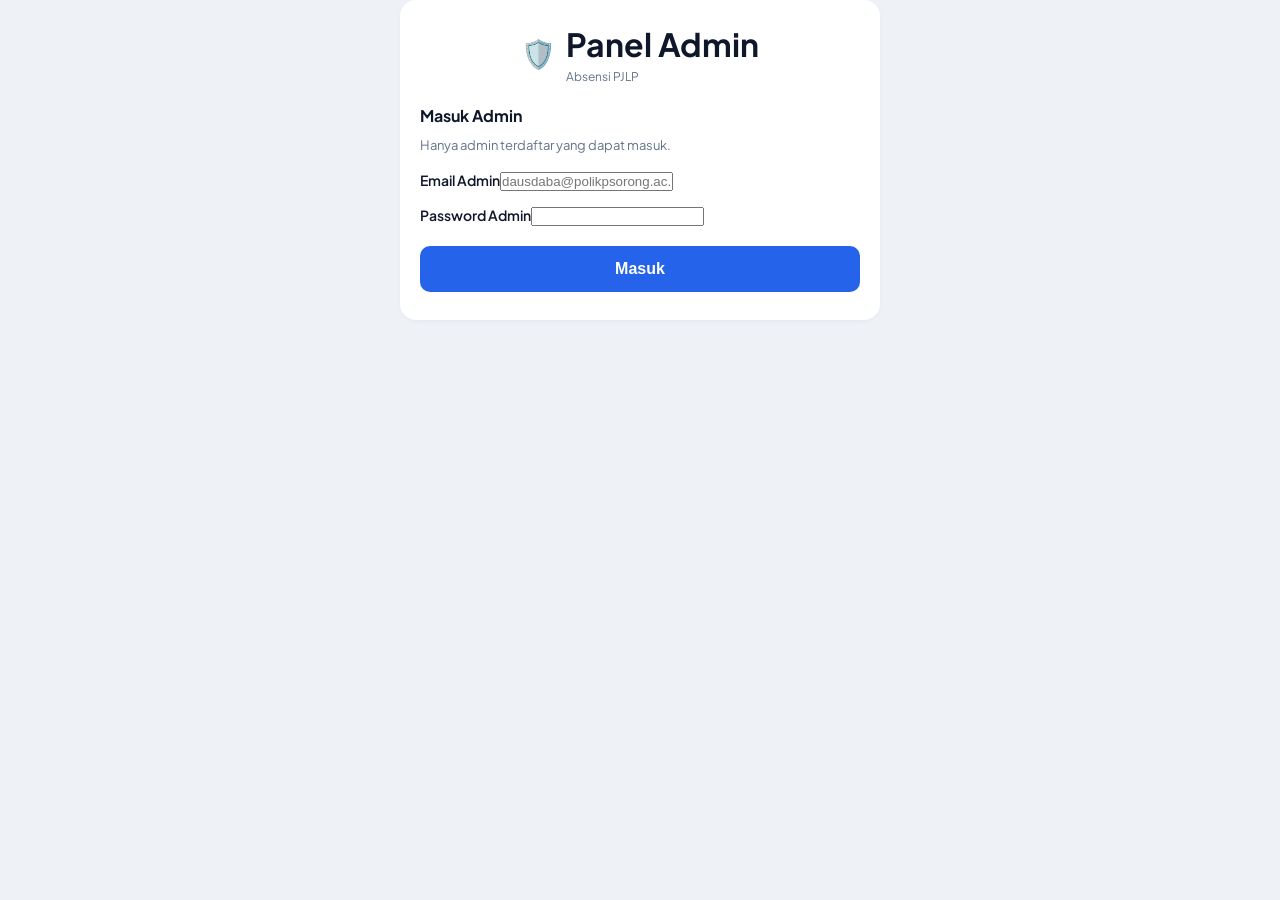
<file: index.html>
<!DOCTYPE html>
<html lang="id">
<head>
  <meta charset="UTF-8">
  <meta name="viewport" content="width=device-width, initial-scale=1.0, maximum-scale=1.0, user-scalable=no">
  <title>Absensi PJLP</title>
  <meta name="theme-color" content="#0d6efd">
  <link rel="stylesheet" href="css/style.css">
</head>
<body>
  <div class="app">
    <header class="topbar">
      <div class="brand">
        <span class="logo">🕓</span>
        <div>
          <h1>Absensi PJLP</h1>
          <p class="subtitle">Penyedia Jasa Lainnya Perorangan</p>
        </div>
      </div>
      <a class="link-rekap" href="rekap.html">Rekap &rarr;</a>
    </header>

    <main class="card">
      <div id="jam" class="clock">
        <div class="clock-time">--:--:--</div>
        <div class="clock-date">memuat tanggal...</div>
      </div>

      <section id="seksi-loading" class="status muted center">Memeriksa status perangkat...</section>

      <!-- Belum terdaftar -->
      <section id="seksi-daftar" class="hidden">
        <h2 class="seksi-judul">Daftarkan Perangkat</h2>
        <p class="seksi-info">Perangkat ini belum terdaftar. Daftar dulu, lalu tunggu persetujuan admin. Cukup sekali.</p>
        <form id="form-daftar" autocomplete="off">
          <label>Nama Lengkap<input type="text" id="d-nama" placeholder="Nama sesuai kontrak" required></label>
          <label>NIP / ID Pegawai<input type="text" id="d-nip" required></label>
          <label>Jenis Kepegawaian
            <select id="d-jenis">
              <option value="PJLP">PJLP (absen + jurnal)</option>
              <option value="PPPK Penuh Waktu">PPPK Penuh Waktu (jurnal harian saja)</option>
              <option value="PPPK Paruh Waktu">PPPK Paruh Waktu (jurnal harian saja)</option>
            </select>
          </label>
          <p class="seksi-info" style="margin-top:-8px;">NIP/ID wajib & harus SAMA setiap kali daftar HP baru — supaya laporan dari beberapa HP Anda otomatis tergabung. PPPK hanya mengisi jurnal harian (tidak absen).</p>
          <button type="submit" id="btn-daftar" class="submit">Daftarkan Perangkat</button>
        </form>
      </section>

      <!-- Pending -->
      <section id="seksi-pending" class="hidden center">
        <div class="big-ikon">⏳</div>
        <h2 class="seksi-judul">Menunggu Persetujuan</h2>
        <p class="seksi-info">Perangkat <b id="pending-nama"></b> menunggu disetujui admin.</p>
        <button type="button" id="btn-cek-ulang" class="mini">↻ Periksa Status</button>
      </section>

      <!-- Diblokir -->
      <section id="seksi-blokir" class="hidden center">
        <div class="big-ikon">🚫</div>
        <h2 class="seksi-judul">Perangkat Diblokir</h2>
        <p class="seksi-info">Perangkat ini diblokir/ditolak admin. Hubungi admin.</p>
        <button type="button" id="btn-cek-ulang2" class="mini">↻ Periksa Status</button>
      </section>

      <!-- Disetujui -->
      <section id="seksi-absen" class="hidden">
        <div class="identitas">
          <span>👤 <b id="absen-nama"></b></span>
          <span id="absen-nip" class="muted"></span>
          <span id="absen-jenis" class="badge menunggu small hidden"></span>
        </div>

        <div class="tab-status">
          <button type="button" class="tab aktif" data-pane="pane-absen">Absen</button>
          <button type="button" class="tab" data-pane="pane-jurnal">Jurnal</button>
          <button type="button" class="tab" data-pane="pane-jurnal-susulan">Jurnal Susulan</button>
          <button type="button" class="tab" data-pane="pane-izin">Izin/Sakit</button>
        </div>

        <div id="pane-absen">
          <div id="badge-wfa" class="badge-wfa" style="display:none">
            <span class="wfa-emoji">🌍</span>
            <div class="wfa-text">
              <strong>Work from Anywhere</strong>
              <small>Hari Jumat — absen boleh dari mana saja</small>
            </div>
          </div>
          <div id="ringkasan-saya" class="ringkas-saya hidden">
            <div class="rs-judul">📊 Ringkasan Saya — <span id="rs-bulan"></span></div>
            <div class="rs-grid">
              <div class="rs-item"><span class="rs-angka" id="rs-hadir">-</span><span class="rs-label">Hadir (hari)</span></div>
              <div class="rs-item"><span class="rs-angka mnt-bad" id="rs-telat-x">-</span><span class="rs-label">Terlambat (×)</span></div>
              <div class="rs-item"><span class="rs-angka mnt-bad" id="rs-telat-jam">-</span><span class="rs-label">Total Terlambat</span></div>
              <div class="rs-item"><span class="rs-angka mnt-warn" id="rs-cepat-x">-</span><span class="rs-label">Pulang Cepat (×)</span></div>
            </div>
            <div class="rs-kaki" id="rs-izin">Sakit 0 • Izin 0 • Cuti 0</div>
          </div>
          <div class="info-jam" id="info-jam-kerja">Jam kerja: -</div>
          <form id="form-absen" autocomplete="off">
            <div class="field-group">
              <div class="field-head">
                <span>📍 Lokasi GPS</span>
                <button type="button" id="btn-lokasi" class="mini">Ambil Lokasi</button>
              </div>
              <div id="status-lokasi" class="status muted">Lokasi belum diambil.</div>
            </div>
            <label>Keterangan <span class="opsional">(opsional)</span>
              <textarea id="keterangan" rows="2" placeholder="Mis. dinas luar, izin sebentar, dll."></textarea>
            </label>
            <div id="absen-hint" class="status muted">📍 Ambil lokasi GPS dulu untuk menampilkan tombol absen.</div>
            <button type="submit" id="btn-submit" class="submit hidden">Kirim Absen Masuk</button>
          </form>
          <p class="seksi-info" style="margin-top:10px;">Tidak dapat absen karena halangan tertentu (WFA, berobat di luar waktu, kendala jaringan)?
            <a href="surat-keterangan.html" class="link-rekap">📝 Buat Surat Keterangan Tidak Dapat Absen →</a>
          </p>
        </div>

        <div id="pane-jurnal" class="hidden">
          <p class="seksi-info" style="margin-bottom:10px;">
            <a href="laporan.html" class="link-rekap">🗒️ Cetak Laporan Jurnal Bulanan →</a><br>
            <a href="berita-acara.html" class="link-rekap">📑 Buat Berita Acara (BAPP / BAST / BAP) →</a><br>
            <a href="kuitansi.html" class="link-rekap">🧾 Buat Kuitansi →</a>
          </p>
          <div id="reminder-banner" class="reminder hidden"></div>
          <form id="form-jurnal" autocomplete="off">
            <label>Deskripsi Kegiatan
              <textarea id="j-kegiatan" rows="3" placeholder="Tuliskan kegiatan yang dilakukan..." required></textarea>
            </label>
            <div class="field-group">
              <div class="field-head"><span>📷 Foto Kegiatan <span class="opsional">(maks 3)</span></span></div>
              <input type="file" id="j-foto" accept="image/*" multiple hidden>
              <button type="button" id="btn-j-foto" class="photo-btn">Ambil / Pilih Foto</button>
              <div id="j-preview-wrap" class="preview-multi hidden"></div>
            </div>
            <div class="field-group">
              <div class="field-head">
                <span>📍 Lokasi <span class="opsional">(opsional)</span></span>
                <button type="button" id="btn-j-lokasi" class="mini">Ambil Lokasi</button>
              </div>
              <div id="j-status-lokasi" class="status muted">Lokasi belum diambil.</div>
            </div>
            <button type="submit" id="btn-j-submit" class="submit">Simpan Jurnal</button>
          </form>
        </div>

        <div id="pane-jurnal-susulan" class="hidden">
          <p class="seksi-info">Lupa mengisi jurnal di hari-hari sebelumnya? Isi di sini — bisa untuk tanggal berapa pun sejak awal kontrak (tidak boleh tanggal yang belum terjadi).</p>
          <form id="form-jurnal-susulan" autocomplete="off">
            <label>Tanggal Kegiatan<input type="date" id="su-tanggal" required></label>
            <label>Deskripsi Kegiatan
              <textarea id="su-kegiatan" rows="3" placeholder="Tuliskan kegiatan yang dilakukan pada tanggal tersebut..." required></textarea>
            </label>
            <div class="field-group">
              <div class="field-head"><span>📷 Foto Kegiatan <span class="opsional">(maks 3)</span></span></div>
              <input type="file" id="su-foto" accept="image/*" multiple hidden>
              <button type="button" id="btn-su-foto" class="photo-btn">Ambil / Pilih Foto</button>
              <div id="su-preview-wrap" class="preview-multi hidden"></div>
            </div>
            <div class="field-group">
              <div class="field-head">
                <span>📍 Lokasi <span class="opsional">(opsional)</span></span>
                <button type="button" id="btn-su-lokasi" class="mini">Ambil Lokasi</button>
              </div>
              <div id="su-status-lokasi" class="status muted">Lokasi belum diambil.</div>
            </div>
            <button type="submit" id="btn-su-submit" class="submit">Simpan Jurnal Susulan</button>
          </form>
        </div>

        <div id="pane-izin" class="hidden">
          <p class="seksi-info">Ajukan keterangan jika tidak hadir. Wajib melampirkan foto surat.
            <a href="surat.html" class="link-rekap">📄 Buat Surat untuk dicetak →</a><br>
            <a href="surat-keterangan.html" class="link-rekap">📝 Surat Keterangan Tidak Dapat Absen →</a>
          </p>
          <form id="form-izin" autocomplete="off">
            <label>Jenis
              <select id="i-jenis" required>
                <option value="Izin">Izin</option>
                <option value="Sakit">Sakit</option>
                <option value="Cuti">Cuti</option>
                <option value="Dinas Luar">Dinas Luar</option>
                <option value="Lainnya">Lainnya</option>
              </select>
            </label>
            <div class="grid2">
              <label>Tanggal Mulai<input type="date" id="i-mulai" required></label>
              <label>Tanggal Selesai <span class="opsional">(opsional)</span><input type="date" id="i-selesai"></label>
            </div>
            <label>Alasan / Keterangan
              <textarea id="i-alasan" rows="3" placeholder="Jelaskan alasan ketidakhadiran..." required></textarea>
            </label>
            <div class="field-group">
              <div class="field-head"><span>📄 Foto Surat <span class="opsional">(wajib)</span></span></div>
              <input type="file" id="i-foto" accept="image/*" hidden>
              <button type="button" id="btn-i-foto" class="photo-btn">Ambil / Pilih Foto Surat</button>
              <div id="i-preview-wrap" class="preview hidden"><img id="i-preview" alt="Pratinjau surat"></div>
            </div>
            <button type="submit" id="btn-i-submit" class="submit">Ajukan</button>
          </form>
        </div>
      </section>

      <details id="panduan-gps" class="panduan-gps">
        <summary>📍 Lokasi tidak akurat / gagal diambil? Ketuk untuk solusi</summary>
        <div class="panduan-isi">
          <p><b>Akurasi ideal ±5–30 m.</b> Kalau tampil ratusan/ribuan meter (mis. ±2000 m), HP memakai lokasi jaringan WiFi/sinyal — <b>bukan GPS satelit</b>. Perbaiki begini:</p>
          <ol>
            <li><b>Nyalakan Lokasi/GPS</b> — geser layar dari atas ke bawah, ketuk ikon <b>Lokasi</b> sampai menyala.</li>
            <li><b>Pakai Akurasi Tinggi</b> — <i>Setelan → Lokasi → Layanan Lokasi / Akurasi Lokasi Google → Aktif</i>. Jangan mode "Hemat baterai" (itu mematikan GPS).</li>
            <li><b>Izin lokasi browser = "Tepat"</b> — <i>Setelan → Aplikasi → Chrome → Izin → Lokasi → pilih "Tepat/Precise"</i> + "Izinkan saat digunakan". (Kalau "Perkiraan/Approximate", akurasi sengaja dikaburkan.)</li>
            <li><b>Keluar ruangan / dekat jendela</b> — hindari gedung beton, basement, atau di dalam mobil tertutup.</li>
            <li>Ketuk <b>Ambil Lokasi</b> lagi dan <b>tunggu 10–20 detik</b> sampai angka akurasi mengecil — jangan buru-buru mengirim saat masih ratusan meter.</li>
          </ol>
          <p class="panduan-catatan">✅ Contoh berhasil: muncul tulisan hijau <b>"Lokasi terekam (±12 m)"</b>. Kalau kuning "Akurasi rendah", ulangi langkah 2–5 di tempat terbuka.</p>
        </div>
      </details>

      <div id="pesan" class="pesan hidden"></div>
    </main>

    <footer class="footer">
      <p>ID Perangkat: <span id="device-id-singkat" class="mono">-</span></p>
      <p id="reminder-status"></p>
      <p>Pastikan GPS &amp; kamera diizinkan oleh browser.</p>
      <p><a class="link-admin" href="admin.html">Panel Admin</a></p>
    </footer>
  </div>

  <script src="js/config.js"></script>
  <script src="js/app.js"></script>
</body>
</html>
</file>
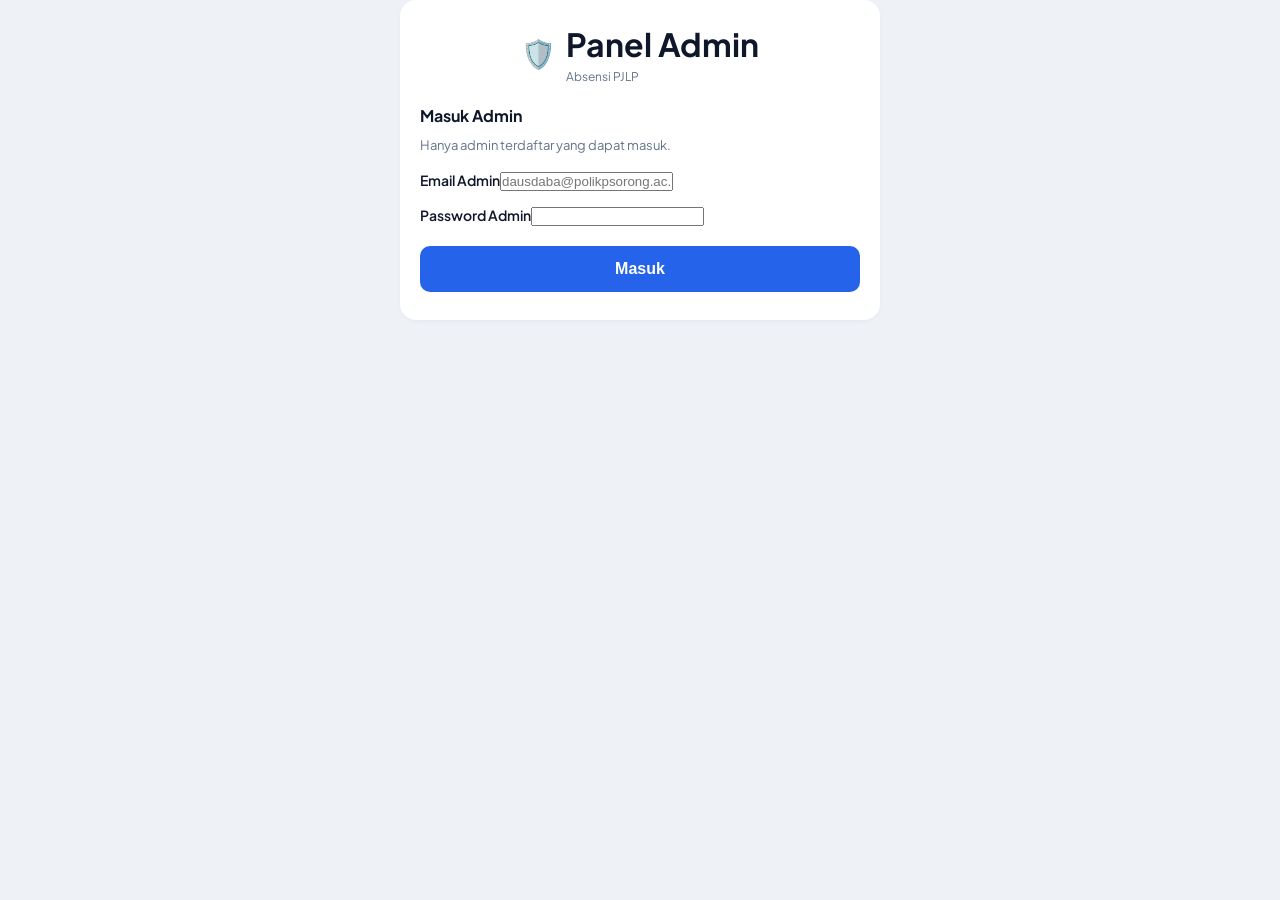
<file: admin.html>
<!DOCTYPE html>
<html lang="id">
<head>
  <meta charset="UTF-8">
  <meta name="viewport" content="width=device-width, initial-scale=1.0">
  <title>Panel Admin — Absensi PJLP</title>
  <meta name="theme-color" content="#0d6efd">
  <link rel="stylesheet" href="css/style.css">
</head>
<body>
  <!-- Login -->
  <main id="seksi-login" class="app card">
    <div class="brand" style="justify-content:center; margin-bottom:18px;">
      <span class="logo">🛡️</span>
      <div>
        <h1>Panel Admin</h1>
        <p class="subtitle">Absensi PJLP</p>
      </div>
    </div>
    <h2 class="seksi-judul">Masuk Admin</h2>
    <p class="seksi-info">Hanya admin terdaftar yang dapat masuk.</p>
    <form id="form-login" autocomplete="off">
      <label>Email Admin<input type="email" id="l-email" placeholder="dausdaba@polikpsorong.ac.id" required></label>
      <label>Password Admin<input type="password" id="password" required></label>
      <button type="submit" id="btn-login" class="submit">Masuk</button>
    </form>
    <div id="login-pesan" class="status err"></div>
  </main>

  <!-- Dashboard: shell gaya desktop (sidebar + konten) -->
  <div class="admin-shell hidden" id="seksi-dashboard">
    <aside class="admin-sidebar">
      <div class="admin-brand">
        <span class="logo">🛡️</span>
        <div>
          <h1>Panel Admin</h1>
          <p class="subtitle">Absensi PJLP</p>
        </div>
      </div>
      <nav class="admin-nav">
        <button class="tab aktif" data-dash="beranda">🏠 <span>Dashboard</span></button>
        <button class="tab" data-dash="utama">⚙️ <span>Pengaturan &amp; Perangkat</span></button>
        <button class="tab" data-dash="master">🧾 <span>Data PJLP</span></button>
        <button class="tab" data-dash="register">📚 <span>Register Dokumen</span></button>
        <button class="tab" data-dash="dokumen">📄 <span>Buat Dokumen</span></button>
        <button class="tab" data-dash="izin">🗓️ <span>Input Izin/Cuti</span></button>
      </nav>
      <div class="admin-sidebar-footer">
        <span id="badge-role" class="small muted" style="padding:6px 8px;">👑 PPK</span>
        <a class="link-rekap" href="pemantauan.html">👁️ Pemantauan</a>
        <a class="link-rekap" href="rekap.html">📊 Rekap</a>
        <a class="link-rekap" href="index.html?absen=1">🕓 Absen</a>
        <a class="link-rekap" href="#" id="link-keluar">🚪 Keluar</a>
      </div>
    </aside>

    <main class="admin-main">
      <!-- Dashboard / Beranda -->
      <div id="dash-beranda" class="card">
        <div class="dash-head">
          <h2 class="seksi-judul" style="flex:1;">🏠 Dashboard Kepegawaian PJLP</h2>
          <span id="dash-tanggal" class="status muted"></span>
        </div>

        <div id="kotak-ganti-pw" class="card hidden" style="margin-bottom:16px; background:var(--warning-bg,#fff8e1);">
          <h3 class="seksi-judul">🔑 Ganti Password Saya</h3>
          <p class="seksi-info">Ganti password akun Anda sendiri. Disarankan segera ganti password default setelah login pertama.</p>
          <form id="form-ganti-pw" autocomplete="off">
            <label>Password Baru <span class="opsional">(min. 6 karakter)</span>
              <input type="password" id="gp-password" placeholder="Password baru">
            </label>
            <label>Ulangi Password Baru
              <input type="password" id="gp-password2" placeholder="Ketik ulang password baru">
            </label>
            <button type="submit" id="btn-ganti-pw" class="submit">Simpan Password Baru</button>
          </form>
          <div id="ganti-pw-pesan" class="pesan hidden"></div>
        </div>

        <div class="kpi-grid">
          <div class="kpi-card kpi-biru">
            <div class="kpi-angka" id="kpi-total">-</div>
            <div class="kpi-label">👥 Pegawai Aktif</div>
          </div>
          <div class="kpi-card kpi-hijau">
            <div class="kpi-angka" id="kpi-hadir">-</div>
            <div class="kpi-label">✅ Hadir Hari Ini</div>
          </div>
          <div class="kpi-card kpi-merah">
            <div class="kpi-angka" id="kpi-telat">-</div>
            <div class="kpi-label">⏰ Terlambat Hari Ini</div>
          </div>
          <div class="kpi-card kpi-abu">
            <div class="kpi-angka" id="kpi-belum">-</div>
            <div class="kpi-label">❔ Belum Absen</div>
          </div>
        </div>

        <div class="dash-grid">
          <div class="dash-panel">
            <div class="dash-panel-judul">🏥 Sakit / Izin / Cuti Aktif Hari Ini</div>
            <div id="dash-izin-aktif" class="status muted">Memuat...</div>
          </div>
          <div class="dash-panel">
            <div class="dash-panel-judul">📋 Perlu Tindakan Admin</div>
            <div id="dash-tindakan" class="status muted">Memuat...</div>
          </div>
          <div class="dash-panel">
            <div class="dash-panel-judul">📅 Kontrak Segera Berakhir (≤ 60 hari)</div>
            <div id="dash-kontrak" class="status muted">Memuat...</div>
          </div>
          <div class="dash-panel dash-panel-lebar">
            <div class="dash-panel-judul">📊 Ringkasan Bulan Ini — Keterlambatan</div>
            <div id="dash-ringkasan" class="status muted">Memuat...</div>
          </div>
        </div>
      </div>

      <div id="dash-utama" class="hidden">
      <div class="card" id="card-pengaturan" style="margin-bottom:16px;">
        <h2 class="seksi-judul">📍 Lokasi & Pengaturan</h2>
        <p class="seksi-info">Absen hanya diterima dalam radius titik di bawah (kecuali Mode Uji Coba aktif).</p>
        <form id="form-pengaturan" autocomplete="off">
          <label>Nama Instansi<input type="text" id="s-instansi" placeholder="Politeknik Kelautan dan Perikanan Sorong"></label>
          <div class="grid2">
            <label>Latitude<input type="text" id="s-lat" placeholder="-0.8762"></label>
            <label>Longitude<input type="text" id="s-lng" placeholder="131.2558"></label>
          </div>
          <label>Radius (meter)<input type="number" id="s-radius" placeholder="200" min="20"></label>
          <button type="button" id="btn-lokasi-saya" class="mini">📡 Gunakan Lokasi Saya Sekarang</button>
          <div id="lokasi-saya-info" class="status muted"></div>

          <label class="switch-row">
            <span>🧪 Mode Uji Coba (abaikan lokasi)</span>
            <input type="checkbox" id="s-abaikan">
          </label>
          <p class="seksi-info">Aktif = absen diterima dari mana saja (uji coba). Matikan untuk produksi.</p>

          <label class="switch-row">
            <span>📅 Hari Jumat bebas lokasi</span>
            <input type="checkbox" id="s-jumat">
          </label>
          <p class="seksi-info">Aktif = khusus hari Jumat, absen boleh dari mana saja (tidak terikat kantor).</p>

          <hr class="garis">
          <h3 class="seksi-judul">🕒 Jam Kerja</h3>
          <div class="grid2">
            <label>Jam Masuk<input type="time" id="s-jam-masuk"></label>
            <label>Jam Pulang<input type="time" id="s-jam-pulang"></label>
          </div>
          <div class="grid2">
            <label>Toleransi Masuk (menit)<input type="number" id="s-buffer-masuk" min="0" placeholder="60"></label>
            <label>Toleransi Pulang (menit)<input type="number" id="s-buffer-pulang" min="0" placeholder="240"></label>
          </div>

          <hr class="garis">
          <h3 class="seksi-judul">🔐 Akun PPK (Admin Utama)</h3>
          <label>Email PPK<input type="email" id="s-email" placeholder="dausdaba@polikpsorong.ac.id"></label>
          <label>Ganti Password PPK <span class="opsional">(kosongkan jika tidak diubah)</span>
            <input type="password" id="s-password" placeholder="Password baru (min. 6 karakter)">
          </label>

          <hr class="garis">
          <h3 class="seksi-judul">💰 Akun Operator Keuangan</h3>
          <p class="seksi-info">Akses: Dashboard/Rekap, Data PJLP, Buat Dokumen (gaji/BPJS/BAST/kuitansi). TIDAK bisa menyetujui/kelola perangkat, input izin, atau ubah Pengaturan.</p>
          <label>Email Operator Keuangan<input type="email" id="s-kepegawaian-email" placeholder="keuangan@polikpsorong.ac.id"></label>
          <label>Password Operator Keuangan <span class="opsional">(kosongkan jika tidak diubah)</span>
            <input type="password" id="s-kepegawaian-password" placeholder="Password baru (min. 6 karakter)">
          </label>

          <hr class="garis">
          <h3 class="seksi-judul">🗂️ Akun Operator Kepegawaian</h3>
          <p class="seksi-info">Akses: Dashboard/Rekap/Pemantauan, Data PJLP, Buat Dokumen, kelola Perangkat (setujui/blokir/edit), dan Input Izin/Cuti. Tidak bisa ubah Pengaturan ini atau menandai PPK.</p>
          <label>Email Operator Kepegawaian<input type="email" id="s-operator-email" placeholder="kepegawaian@polikpsorong.ac.id"></label>
          <label>Password Operator Kepegawaian <span class="opsional">(kosongkan jika tidak diubah)</span>
            <input type="password" id="s-operator-password" placeholder="Password baru (min. 6 karakter)">
          </label>

          <hr class="garis">
          <h3 class="seksi-judul">👁️ Akun Pemantau (read-only)</h3>
          <p class="seksi-info">Hanya melihat Dashboard, Rekap Absensi, dan Jurnal harian semua pegawai. Tidak bisa mengubah data, pengaturan, perangkat, atau membuat dokumen. Kosongkan bila tidak dipakai.</p>
          <label>Email Wadir II<input type="email" id="s-wadir2-email" placeholder="wadir2@polikpsorong.ac.id"></label>
          <label>Password Wadir II <span class="opsional">(kosongkan jika tidak diubah)</span>
            <input type="password" id="s-wadir2-password" placeholder="Password baru (min. 6 karakter)">
          </label>
          <label>Email BAU<input type="email" id="s-bau-email" placeholder="bau@polikpsorong.ac.id"></label>
          <label>Password BAU <span class="opsional">(kosongkan jika tidak diubah)</span>
            <input type="password" id="s-bau-password" placeholder="Password baru (min. 6 karakter)">
          </label>
          <label>Email Direktur<input type="email" id="s-direktur-email" placeholder="direktur@polikpsorong.ac.id"></label>
          <label>Password Direktur <span class="opsional">(kosongkan jika tidak diubah)</span>
            <input type="password" id="s-direktur-password" placeholder="Password baru (min. 6 karakter)">
          </label>

          <button type="submit" id="btn-simpan" class="submit">Simpan Pengaturan</button>
        </form>
        <div id="pengaturan-pesan" class="pesan hidden"></div>
      </div>

      <div class="card">
        <div class="filterbar">
          <h2 class="seksi-judul" style="flex:1;">📱 Perangkat Terdaftar</h2>
          <div class="filter-actions"><button type="button" id="btn-refresh" class="mini">↻ Muat Ulang</button></div>
        </div>
        <div class="tab-status">
          <button class="tab aktif" data-filter="semua">Semua</button>
          <button class="tab" data-filter="pending">Pending</button>
          <button class="tab" data-filter="disetujui">Disetujui</button>
          <button class="tab" data-filter="diblokir">Diblokir</button>
        </div>
        <div id="perangkat-info" class="status muted">Memuat...</div>
        <div class="table-wrap">
          <table>
            <thead><tr><th>Nama</th><th>NIP/ID</th><th>Status</th><th>Didaftarkan</th><th>Device ID</th><th>Aksi</th></tr></thead>
            <tbody id="perangkat-body"></tbody>
          </table>
        </div>
      </div>
      </div><!-- /dash-utama -->

      <!-- Data Master PJLP -->
      <div id="dash-master" class="card hidden">
        <h2 class="seksi-judul">🧾 Data Master PJLP</h2>
        <p class="seksi-info">Data sensitif (NIK, NPWP, rekening) — hanya tersimpan &amp; terlihat lewat panel admin ini, tidak pernah dikirim ke halaman mandiri PJLP.</p>
        <form id="form-master" autocomplete="off">
          <label>Pilih Pegawai
            <select id="m-pilih"><option value="">— pilih pegawai terdaftar —</option></select>
          </label>
          <input type="hidden" id="m-nip">
          <div class="grid2">
            <label>NIK<input type="text" id="m-nik" inputmode="numeric"></label>
            <label>NPWP<input type="text" id="m-npwp" placeholder="00.000.000.0-000.000"></label>
          </div>
          <label>Jabatan 2026<input type="text" id="m-jabatan" placeholder="mis. Pramubakti"></label>
          <label>Alamat<input type="text" id="m-alamat"></label>
          <div class="grid2">
            <label>Nilai HPS (Rp)<input type="text" id="m-hps" inputmode="numeric"></label>
            <label>Harga Negosiasi (Rp) <span class="opsional">(total nilai SPK, termasuk THR &amp; BPJS)</span><input type="text" id="m-negosiasi" inputmode="numeric"></label>
          </div>
          <label>Honorarium Bulanan (Rp) <span class="opsional">(gaji bersih/bulan sesuai Daftar Kuantitas &amp; Harga SPK — dipakai langsung sbg Gaji Pokok di Nominatif Gaji)</span><input type="text" id="m-honorarium" inputmode="numeric"></label>
          <label>Data Rekening<input type="text" id="m-rekening" placeholder="Bank - No. Rekening a.n. Nama"></label>
          <label>Pendidikan<input type="text" id="m-pendidikan" placeholder="mis. D-III"></label>
          <div class="grid2">
            <label>Kontrak Mulai<input type="date" id="m-kontrak-mulai"></label>
            <label>Kontrak Selesai<input type="date" id="m-kontrak-selesai"></label>
          </div>
          <button type="submit" id="btn-master-simpan" class="submit">Simpan Data Master</button>
        </form>
        <div id="master-pesan" class="pesan hidden"></div>

        <hr class="garis">
        <div id="master-info" class="status muted">Memuat...</div>
        <div class="table-wrap">
          <table>
            <thead><tr><th>Nama</th><th>Jabatan 2026</th><th>NIK</th><th>Honorarium/Bulan</th><th>Kontrak Selesai</th><th>Diperbarui</th><th>Aksi</th></tr></thead>
            <tbody id="master-body"></tbody>
          </table>
        </div>
      </div>

      <!-- Register Dokumen -->
      <div id="dash-register" class="card hidden">
        <h2 class="seksi-judul">📚 Register Dokumen Pengadaan</h2>
        <p class="seksi-info">Arsip referensi riwayat dokumen pengadaan PJLP (tidak memengaruhi pembuatan dokumen baru).</p>
        <label>Cari <span class="opsional">(nama / jenis dokumen / nomor)</span><input type="text" id="reg-cari" placeholder="Ketik untuk mencari..."></label>
        <div id="register-info" class="status muted">Memuat...</div>
        <div class="table-wrap">
          <table>
            <thead><tr><th>No</th><th>Jenis Dokumen</th><th>Nomor Surat</th><th>Tanggal</th><th>Jabatan</th><th>Nama</th><th>Keterangan</th></tr></thead>
            <tbody id="register-body"></tbody>
          </table>
        </div>
      </div>

      <!-- Buat Dokumen -->
      <div id="dash-dokumen" class="card hidden">
        <h2 class="seksi-judul">📄 Buat Dokumen per PJLP</h2>
        <p class="seksi-info">Pilih pegawai, lalu buka dokumen yang diinginkan — data (termasuk data master) akan otomatis terisi.</p>
        <label>Pilih Pegawai
          <select id="dok-pilih"><option value="">— pilih pegawai terdaftar —</option></select>
        </label>
        <div id="dok-tombol" class="filter-actions" style="flex-wrap:wrap; margin-top:12px;">
          <button type="button" id="btn-dok-jurnal" class="mini" disabled>🗒️ Cetak Jurnal Bulanan</button>
          <button type="button" id="btn-dok-rekap" class="mini" disabled>📋 Lihat Rekap Absen</button>
          <button type="button" id="btn-dok-ba" class="mini" disabled>📑 Buat BAST / BAPP / BAP</button>
          <button type="button" id="btn-dok-kuitansi" class="mini" disabled>🧾 Buat Kuitansi</button>
          <button type="button" id="btn-dok-slip" class="mini" disabled>💵 Buat Slip Gaji</button>
        </div>
        <hr class="garis">
        <p class="seksi-info">Dokumen berikut mencakup SEMUA pegawai sekaligus — tidak perlu pilih 1 pegawai dulu.</p>
        <button type="button" id="btn-dok-nominatif" class="mini primary">💰 Buat Daftar Nominatif Gaji</button>
        <button type="button" id="btn-dok-bpjs" class="mini primary">🏥 Buat Daftar Rincian BPJS</button>
      </div>

      <!-- Input Izin/Sakit/Cuti (oleh admin) -->
      <div id="dash-izin" class="card hidden">
        <h2 class="seksi-judul">🗓️ Input Izin / Sakit / Cuti</h2>
        <p class="seksi-info">Input ketidakhadiran atas nama pegawai (bila pegawai tidak dapat mengajukan sendiri). Foto surat WAJIB. Tercatat sebagai "[diinput oleh &lt;peran&gt;]".</p>
        <form id="form-izin-admin" autocomplete="off">
          <label>Pilih Pegawai
            <select id="iz-pilih"><option value="">— pilih pegawai terdaftar —</option></select>
          </label>
          <label>Jenis
            <select id="iz-jenis">
              <option value="Izin">Izin</option>
              <option value="Sakit">Sakit</option>
              <option value="Cuti">Cuti</option>
              <option value="Dinas Luar">Dinas Luar</option>
              <option value="Lainnya">Lainnya</option>
            </select>
          </label>
          <div class="grid2">
            <label>Tanggal Mulai<input type="date" id="iz-mulai" required></label>
            <label>Tanggal Selesai <span class="opsional">(opsional)</span><input type="date" id="iz-selesai"></label>
          </div>
          <label>Alasan / Keterangan
            <textarea id="iz-alasan" rows="3" placeholder="Jelaskan alasan ketidakhadiran..." required></textarea>
          </label>
          <div class="field-group">
            <div class="field-head"><span>📄 Foto Surat <span class="opsional">(wajib)</span></span></div>
            <input type="file" id="iz-foto" accept="image/*" hidden>
            <button type="button" id="btn-iz-foto" class="photo-btn">Ambil / Pilih Foto Surat</button>
            <div id="iz-preview-wrap" class="preview hidden"><img id="iz-preview" alt="Pratinjau surat"></div>
          </div>
          <button type="submit" id="btn-iz-simpan" class="submit">Simpan Pengajuan</button>
        </form>
        <div id="izin-admin-pesan" class="pesan hidden"></div>
      </div>
    </main>
  </div>

  <script src="js/config.js"></script>
  <script src="js/admin.js"></script>
</body>
</html>
</file>
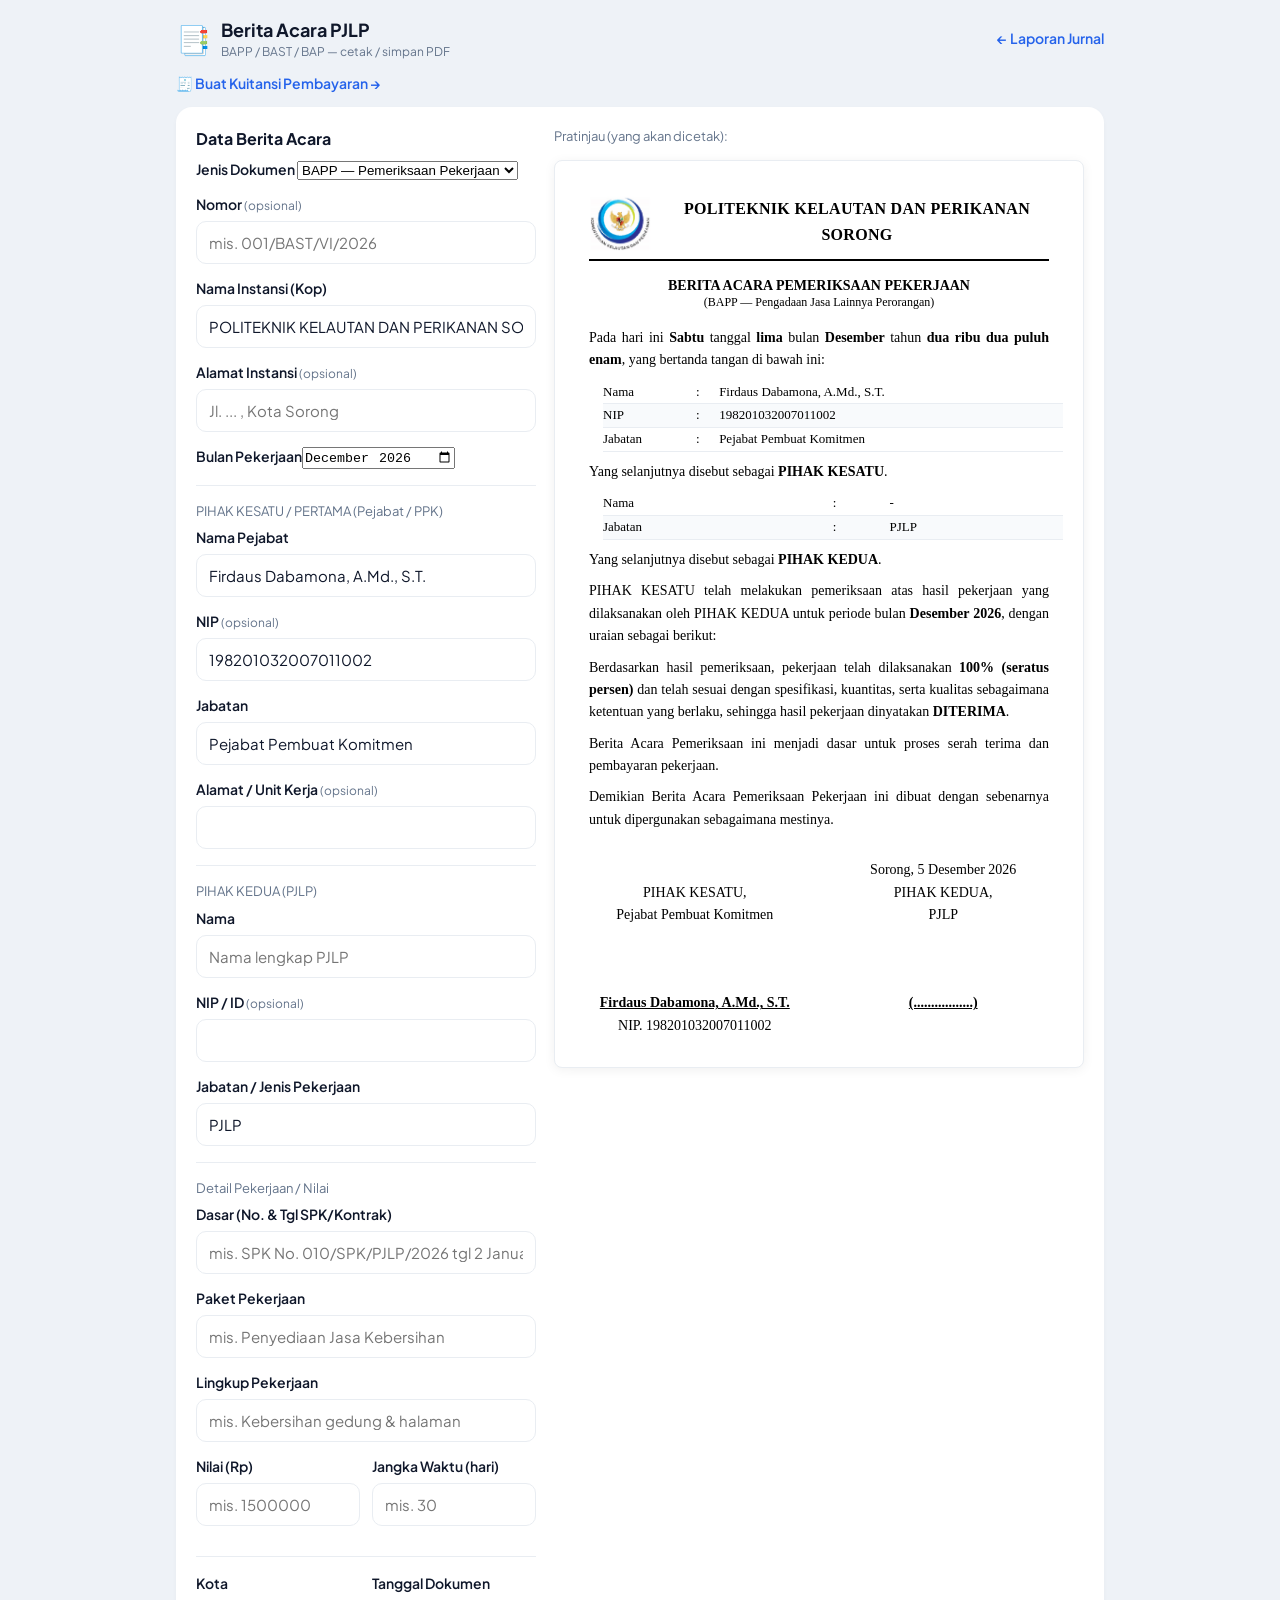
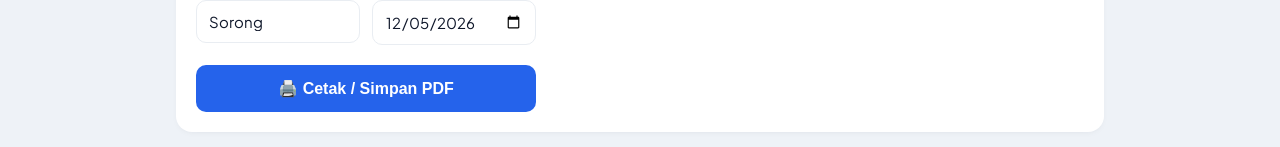
<file: berita-acara.html>
<!DOCTYPE html>
<html lang="id">
<head>
  <meta charset="UTF-8">
  <meta name="viewport" content="width=device-width, initial-scale=1.0">
  <title>Berita Acara PJLP (BAPP / BAST / BAP)</title>
  <meta name="theme-color" content="#0d6efd">
  <link rel="stylesheet" href="css/style.css">
  <style>
    .ba-layout { display: grid; grid-template-columns: 340px 1fr; gap: 18px; align-items: start; }
    @media (max-width: 880px) { .ba-layout { grid-template-columns: 1fr; } }

    .kertas {
      background: #fff; color: #000; border: 1px solid var(--border); border-radius: 8px;
      padding: 30px 34px; font-family: "Times New Roman", Georgia, serif; font-size: 14px; line-height: 1.6;
      box-shadow: 0 2px 12px rgba(0,0,0,.06);
    }
    .kop { display: flex; align-items: center; gap: 14px; text-align: left; }
    .kop-logo { width: 62px; height: 62px; object-fit: contain; flex-shrink: 0; }
    .kop-text { flex: 1; text-align: center; }
    .kop-nama { font-weight: 700; font-size: 16px; text-transform: uppercase; letter-spacing: .3px; }
    .kop-alamat { font-size: 12px; }
    .kop-garis { border: none; border-top: 2px solid #000; margin: 6px 0 16px; }
    .ba-judul { text-align: center; font-weight: 700; text-transform: uppercase; margin: 6px 0 2px; line-height: 1.3; }
    .ba-judul .sub { display: block; font-size: 12px; font-weight: 400; text-transform: none; }
    .ba-nomor { text-align: center; font-size: 13px; margin-bottom: 16px; }
    .isi { text-align: justify; margin: 9px 0; }
    table.rinci { border-collapse: collapse; margin: 4px 0 4px 14px; }
    table.rinci td { padding: 1px 8px 1px 0; vertical-align: top; }
    .ttd-area { display: flex; justify-content: space-between; margin-top: 28px; gap: 20px; }
    .ttd-blok { text-align: center; width: 46%; }
    .ttd-space { height: 66px; }
    .ttd-nama { font-weight: 700; text-decoration: underline; }

    @media print {
      body { background: #fff; }
      .no-print { display: none !important; }
      .app, .card { max-width: none; margin: 0; padding: 0; box-shadow: none; background: #fff; }
      .ba-layout { display: block; }
      .kertas { border: none; box-shadow: none; border-radius: 0; padding: 0; font-size: 12pt; }
      .ttd-area { break-inside: avoid; }
      @page { size: A4; margin: 2cm; }
    }
  </style>
</head>
<body>
  <div class="app wide">
    <header class="topbar no-print">
      <div class="brand">
        <span class="logo">📑</span>
        <div>
          <h1>Berita Acara PJLP</h1>
          <p class="subtitle">BAPP / BAST / BAP — cetak / simpan PDF</p>
        </div>
      </div>
      <a class="link-rekap" href="laporan.html">&larr; Laporan Jurnal</a>
    </header>
    <p class="seksi-info no-print" style="margin:-4px 0 12px;">
      <a class="link-rekap" href="kuitansi.html">🧾 Buat Kuitansi Pembayaran →</a>
    </p>

    <main class="card">
      <div id="banner-admin" class="info-jam no-print hidden">👑 Mode Admin — membuat dokumen untuk <b id="banner-admin-nama"></b>.</div>
      <div class="ba-layout">
        <!-- FORM -->
        <div class="no-print">
          <h2 class="seksi-judul">Data Berita Acara</h2>
          <form id="form-ba" autocomplete="off">
            <label>Jenis Dokumen
              <select id="b-jenis">
                <option value="BAPP">BAPP — Pemeriksaan Pekerjaan</option>
                <option value="BAST">BAST — Serah Terima Pekerjaan</option>
                <option value="BAP">BAP — Pembayaran</option>
              </select>
            </label>
            <label>Nomor <span class="opsional">(opsional)</span><input type="text" id="b-nomor" placeholder="mis. 001/BAST/VI/2026"></label>
            <label>Nama Instansi (Kop)<input type="text" id="b-instansi" value="POLITEKNIK KELAUTAN DAN PERIKANAN SORONG"></label>
            <label>Alamat Instansi <span class="opsional">(opsional)</span><input type="text" id="b-alamat" placeholder="Jl. ... , Kota Sorong"></label>
            <label>Bulan Pekerjaan<input type="month" id="b-bulan"></label>

            <hr class="garis">
            <div class="seksi-info" style="margin-bottom:6px;">PIHAK KESATU / PERTAMA (Pejabat / PPK)</div>
            <label>Nama Pejabat<input type="text" id="b-pnama" placeholder="Nama PPK" value="Firdaus Dabamona, A.Md., S.T."></label>
            <label>NIP <span class="opsional">(opsional)</span><input type="text" id="b-pnip" value="198201032007011002"></label>
            <label>Jabatan<input type="text" id="b-pjabatan" value="Pejabat Pembuat Komitmen"></label>
            <label>Alamat / Unit Kerja <span class="opsional">(opsional)</span><input type="text" id="b-palamat"></label>

            <hr class="garis">
            <div class="seksi-info" style="margin-bottom:6px;">PIHAK KEDUA (PJLP)</div>
            <label>Nama<input type="text" id="b-nama" placeholder="Nama lengkap PJLP"></label>
            <label>NIP / ID <span class="opsional">(opsional)</span><input type="text" id="b-nip"></label>
            <label>Jabatan / Jenis Pekerjaan<input type="text" id="b-jabatan" value="PJLP" placeholder="mis. Petugas Keamanan"></label>

            <hr class="garis">
            <div class="seksi-info" style="margin-bottom:6px;">Detail Pekerjaan / Nilai</div>
            <label>Dasar (No. &amp; Tgl SPK/Kontrak)<input type="text" id="b-dasar" placeholder="mis. SPK No. 010/SPK/PJLP/2026 tgl 2 Januari 2026"></label>
            <label>Paket Pekerjaan<input type="text" id="b-paket" placeholder="mis. Penyediaan Jasa Kebersihan"></label>
            <label>Lingkup Pekerjaan<input type="text" id="b-lingkup" placeholder="mis. Kebersihan gedung & halaman"></label>
            <div class="grid2">
              <label>Nilai (Rp)<input type="text" id="b-nilai" inputmode="numeric" placeholder="mis. 1500000"></label>
              <label>Jangka Waktu (hari)<input type="text" id="b-jangka" inputmode="numeric" placeholder="mis. 30"></label>
            </div>
            <label id="wrap-pajak">Potongan PPh (Rp) <span class="opsional">(khusus BAP, opsional)</span><input type="text" id="b-pajak" inputmode="numeric" placeholder="mis. 75000"></label>
            <div id="b-terbilang-info" class="status muted"></div>

            <hr class="garis">
            <div class="grid2">
              <label>Kota<input type="text" id="b-kota" value="Sorong"></label>
              <label>Tanggal Dokumen<input type="date" id="b-tgl"></label>
            </div>

            <button type="button" id="btn-cetak" class="submit">🖨️ Cetak / Simpan PDF</button>
          </form>
        </div>

        <!-- PRATINJAU -->
        <div>
          <div class="seksi-info no-print">Pratinjau (yang akan dicetak):</div>
          <div id="dokumen" class="kertas">
            <div class="kop">
              <img class="kop-logo" src="assets/logo-kkp.png" alt="Logo KKP">
              <div class="kop-text">
                <div class="kop-nama" id="p-instansi"></div>
                <div class="kop-alamat" id="p-alamat"></div>
              </div>
            </div>
            <hr class="kop-garis">
            <div class="ba-judul" id="p-judul"></div>
            <div class="ba-nomor" id="p-nomor"></div>
            <div id="p-body"></div>
          </div>
        </div>
      </div>
    </main>
  </div>

  <script src="js/config.js"></script>
  <script src="js/berita-acara.js"></script>
</body>
</html>
</file>
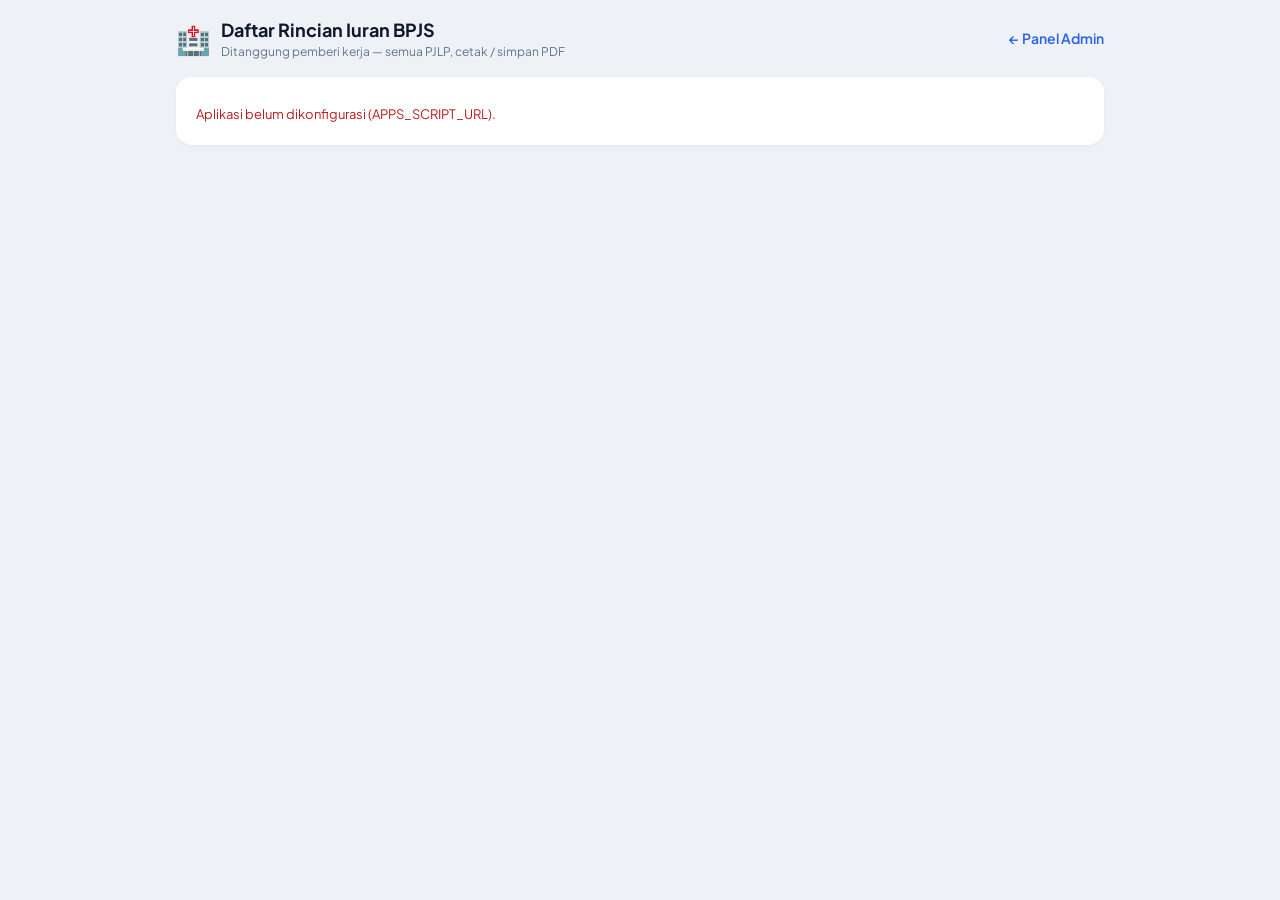
<file: bpjs.html>
<!DOCTYPE html>
<html lang="id">
<head>
  <meta charset="UTF-8">
  <meta name="viewport" content="width=device-width, initial-scale=1.0">
  <title>Daftar Rincian Iuran BPJS PJLP</title>
  <meta name="theme-color" content="#0d6efd">
  <link rel="stylesheet" href="css/style.css">
  <style>
    .layout { display: grid; grid-template-columns: 300px 1fr; gap: 18px; align-items: start; }
    @media (max-width: 900px) { .layout { grid-template-columns: 1fr; } }

    .kertas {
      background: #fff; color: #000; border: 1px solid var(--border); border-radius: 8px;
      padding: 26px 30px; font-family: "Times New Roman", Georgia, serif; font-size: 12.5px; line-height: 1.5;
      box-shadow: 0 2px 12px rgba(0,0,0,.06);
    }
    .kop { display: flex; align-items: center; gap: 14px; text-align: left; }
    .kop-logo { width: 58px; height: 58px; object-fit: contain; flex-shrink: 0; }
    .kop-text { flex: 1; text-align: center; }
    .kop-nama { font-weight: 700; font-size: 15px; text-transform: uppercase; letter-spacing: .3px; }
    .kop-alamat { font-size: 11px; }
    .kop-garis { border: none; border-top: 2px solid #000; margin: 6px 0 14px; }
    .judul { text-align: center; font-weight: 700; text-decoration: underline; text-transform: uppercase; margin: 4px 0 2px; }
    .nomor { text-align: center; font-size: 12px; margin-bottom: 14px; }

    table.bpjs { width: 100%; border-collapse: collapse; margin-top: 6px; font-size: 10.5px; }
    table.bpjs th, table.bpjs td { border: 1px solid #000; padding: 3px 5px; text-align: left; vertical-align: middle; }
    table.bpjs th { background: #eee; text-align: center; }
    table.bpjs td.num { text-align: center; width: 24px; }
    table.bpjs td.rp { text-align: right; white-space: nowrap; }
    table.bpjs tfoot td { font-weight: 700; background: #f5f5f5; }
    .terbilang-baris { margin: 10px 0; font-size: 12px; }
    .kosong-baris { text-align: center; font-style: italic; color: #666; padding: 14px; }
    .catatan-kaki { font-size: 10.5px; margin-top: 6px; color: #333; }

    .ttd-area { display: flex; justify-content: space-between; margin-top: 26px; gap: 20px; }
    .ttd-blok { text-align: center; width: 46%; }
    .ttd-space { height: 60px; }
    .ttd-nama { font-weight: 700; text-decoration: underline; }

    @media print {
      body { background: #fff; }
      .no-print { display: none !important; }
      .app, .card { max-width: none; margin: 0; padding: 0; box-shadow: none; background: #fff; }
      .layout { display: block; }
      .kertas { border: none; box-shadow: none; border-radius: 0; padding: 0; font-size: 10.5pt; }
      .ttd-area { break-inside: avoid; }
      @page { size: A4 landscape; margin: 1.5cm; }
    }
  </style>
</head>
<body>
  <div class="app wide">
    <header class="topbar no-print">
      <div class="brand">
        <span class="logo">🏥</span>
        <div>
          <h1>Daftar Rincian Iuran BPJS</h1>
          <p class="subtitle">Ditanggung pemberi kerja — semua PJLP, cetak / simpan PDF</p>
        </div>
      </div>
      <a class="link-rekap" href="admin.html">&larr; Panel Admin</a>
    </header>

    <main class="card">
      <div id="status-akses" class="status err hidden"></div>
      <div id="konten" class="layout hidden">
        <!-- KONTROL -->
        <div class="no-print">
          <h2 class="seksi-judul">Data Rincian BPJS</h2>
          <div id="bp-status" class="status muted">Memuat data...</div>
          <form id="form-bp" autocomplete="off">
            <label>Bulan/Periode<input type="month" id="b-bulan"></label>
            <label>Nomor <span class="opsional">(opsional)</span><input type="text" id="b-nomor" placeholder="mis. 01/BPJS/PJLP/VII/2026"></label>
            <label>Nama Instansi (Kop)<input type="text" id="b-instansi" value="POLITEKNIK KELAUTAN DAN PERIKANAN SORONG"></label>
            <label>Alamat Instansi <span class="opsional">(opsional)</span><input type="text" id="b-alamat"></label>

            <hr class="garis">
            <div class="grid2">
              <label>Kota<input type="text" id="b-kota" value="Sorong"></label>
              <label>Tanggal Dokumen<input type="date" id="b-tgl"></label>
            </div>
            <label>Dibuat Oleh (Bendahara/Kepegawaian)<input type="text" id="b-pembuat" placeholder="Nama pembuat daftar"></label>

            <hr class="garis">
            <div class="seksi-info" style="margin-bottom:6px;">Mengetahui (PPK)</div>
            <label>Nama PPK<input type="text" id="b-ppk-nama" value="Firdaus Dabamona, A.Md., S.T."></label>
            <label>NIP PPK<input type="text" id="b-ppk-nip" value="198201032007011002"></label>

            <button type="button" id="btn-cetak" class="submit">🖨️ Cetak / Simpan PDF</button>
          </form>
        </div>

        <!-- PRATINJAU -->
        <div>
          <div class="seksi-info no-print">Pratinjau — dihitung otomatis dari Honorarium Bulanan × tarif BPJS resmi:</div>
          <div id="dokumen" class="kertas">
            <div class="kop">
              <img class="kop-logo" src="assets/logo-kkp.png" alt="Logo KKP">
              <div class="kop-text">
                <div class="kop-nama" id="p-instansi"></div>
                <div class="kop-alamat" id="p-alamat"></div>
              </div>
            </div>
            <hr class="kop-garis">
            <div class="judul">Daftar Rincian Iuran BPJS PJLP</div>
            <div class="nomor" id="p-sub"></div>

            <table class="bpjs">
              <thead>
                <tr>
                  <th style="width:22px;">No</th>
                  <th>Nama</th>
                  <th>NIP</th>
                  <th>Jabatan</th>
                  <th style="width:95px;">Honorarium (Rp)</th>
                  <th style="width:75px;">Kesehatan 4%<br>(akun 811154)</th>
                  <th style="width:70px;">Kesehatan 1%<br>(akun 811153)</th>
                  <th style="width:75px;">JHT<br>(3,7%)</th>
                  <th style="width:70px;">JP<br>(2%)</th>
                  <th style="width:65px;">JKK<br>(0,24%)</th>
                  <th style="width:65px;">JKM<br>(0,30%)</th>
                  <th style="width:95px;">Total Iuran/Bulan</th>
                </tr>
              </thead>
              <tbody id="p-body"></tbody>
              <tfoot>
                <tr>
                  <td colspan="4" style="text-align:right;">TOTAL</td>
                  <td class="rp" id="p-tot-honor">-</td>
                  <td class="rp" id="p-tot-kes">-</td>
                  <td class="rp" id="p-tot-kes-pekerja">-</td>
                  <td class="rp" id="p-tot-jht">-</td>
                  <td class="rp" id="p-tot-jp">-</td>
                  <td class="rp" id="p-tot-jkk">-</td>
                  <td class="rp" id="p-tot-jkm">-</td>
                  <td class="rp" id="p-total">-</td>
                </tr>
              </tfoot>
            </table>
            <div class="terbilang-baris">Total iuran BPJS ditanggung institusi: <b id="p-terbilang"></b></div>

            <table class="bpjs" style="margin-top:6px;">
              <thead><tr><th colspan="3">Nilai untuk SPM (total seluruh pegawai)</th></tr></thead>
              <tbody>
                <tr><td>BPJS Kesehatan 4% — ditanggung pemberi kerja</td><td>Akun <b>811154</b></td><td class="rp"><b>Rp <span id="p-spm-kes4">0</span></b></td></tr>
                <tr><td>BPJS Kesehatan 1% — potongan pekerja</td><td>Akun <b>811153</b></td><td class="rp"><b>Rp <span id="p-spm-kes1">0</span></b></td></tr>
                <tr><td>BPJS Ketenagakerjaan (JHT+JP+JKK+JKM) — pemberi kerja</td><td>—</td><td class="rp"><b>Rp <span id="p-spm-tk">0</span></b></td></tr>
              </tbody>
            </table>

            <div class="catatan-kaki">Tarif sesuai SPK PJLP: BPJS Kesehatan 4% (akun 811154) + BPJS Ketenagakerjaan (JHT 3,7% + JP 2% + JKK 0,24% + JKM 0,30%) ditanggung pemberi kerja; BPJS Kesehatan 1% (akun 811153) potongan pekerja — semua dari Honorarium Bulanan. Kolom "Total Iuran/Bulan" = iuran pemberi kerja (10,24%), belum termasuk potongan 1% pekerja.</div>

            <div class="ttd-area">
              <div class="ttd-blok">
                <div>Mengetahui,</div>
                <div>Pejabat Pembuat Komitmen</div>
                <div class="ttd-space"></div>
                <div class="ttd-nama" id="p-ppk-nama"></div>
                <div id="p-ppk-nip"></div>
              </div>
              <div class="ttd-blok">
                <div id="p-kotatgl"></div>
                <div>Dibuat oleh,</div>
                <div class="ttd-space"></div>
                <div class="ttd-nama" id="p-pembuat-nama"></div>
              </div>
            </div>
          </div>
        </div>
      </div>
    </main>
  </div>

  <script src="js/config.js"></script>
  <script src="js/bpjs.js"></script>
</body>
</html>
</file>
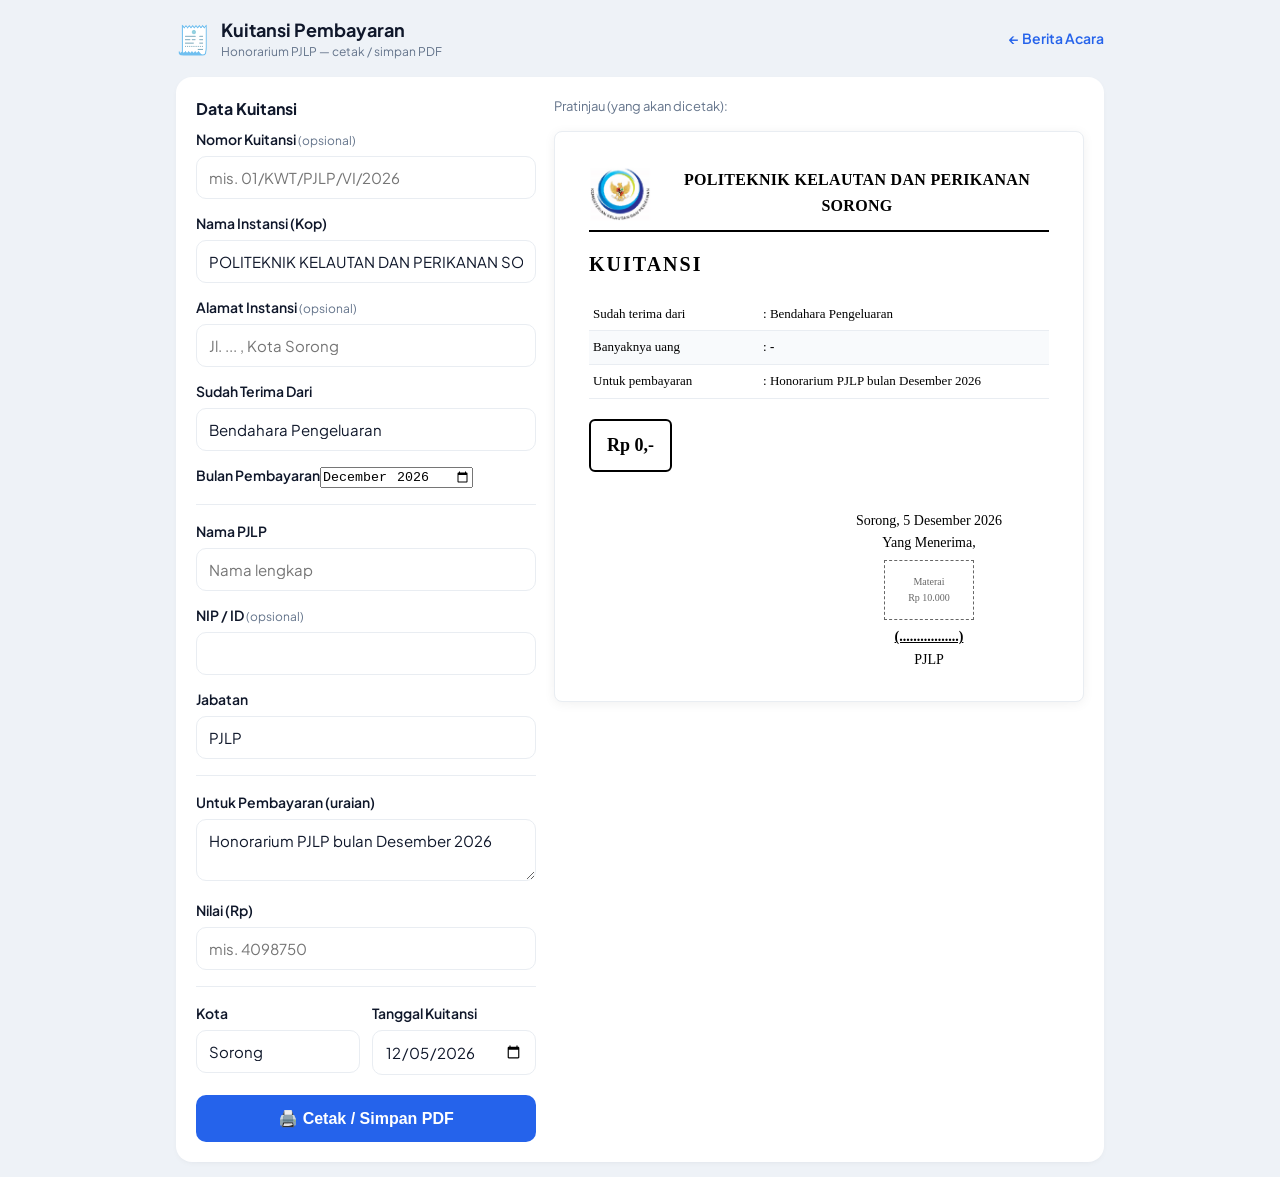
<file: kuitansi.html>
<!DOCTYPE html>
<html lang="id">
<head>
  <meta charset="UTF-8">
  <meta name="viewport" content="width=device-width, initial-scale=1.0">
  <title>Kuitansi Pembayaran PJLP</title>
  <meta name="theme-color" content="#0d6efd">
  <link rel="stylesheet" href="css/style.css">
  <style>
    .ku-layout { display: grid; grid-template-columns: 340px 1fr; gap: 18px; align-items: start; }
    @media (max-width: 880px) { .ku-layout { grid-template-columns: 1fr; } }

    .kertas {
      background: #fff; color: #000; border: 1px solid var(--border); border-radius: 8px;
      padding: 30px 34px; font-family: "Times New Roman", Georgia, serif; font-size: 14px; line-height: 1.6;
      box-shadow: 0 2px 12px rgba(0,0,0,.06);
    }
    .kop { display: flex; align-items: center; gap: 14px; text-align: left; }
    .kop-logo { width: 62px; height: 62px; object-fit: contain; flex-shrink: 0; }
    .kop-text { flex: 1; text-align: center; }
    .kop-nama { font-weight: 700; font-size: 16px; text-transform: uppercase; letter-spacing: .3px; }
    .kop-alamat { font-size: 12px; }
    .kop-garis { border: none; border-top: 2px solid #000; margin: 6px 0 16px; }
    .ku-head { display: flex; justify-content: space-between; align-items: flex-start; margin-bottom: 10px; }
    .ku-judul { font-weight: 700; font-size: 20px; text-transform: uppercase; letter-spacing: 2px; }
    .ku-nomor { font-size: 13px; margin-top: 4px; }
    table.ku-isi { width: 100%; border-collapse: collapse; margin: 14px 0; }
    table.ku-isi td { padding: 6px 4px; vertical-align: top; }
    table.ku-isi td.label { width: 170px; }
    .rp-box { border: 2px solid #000; border-radius: 6px; padding: 10px 16px; font-weight: 700; font-size: 18px; display: inline-block; margin: 6px 0 14px; }
    .ku-ttd-area { display: flex; justify-content: flex-end; margin-top: 24px; }
    .ku-ttd-blok { text-align: center; width: 240px; }
    .materai-box { border: 1px dashed #666; width: 90px; height: 60px; margin: 6px auto; display: flex; align-items: center; justify-content: center; font-size: 10px; color: #666; text-align: center; }
    .ttd-space { height: 40px; }
    .ttd-nama { font-weight: 700; text-decoration: underline; }

    @media print {
      body { background: #fff; }
      .no-print { display: none !important; }
      .app, .card { max-width: none; margin: 0; padding: 0; box-shadow: none; background: #fff; }
      .ku-layout { display: block; }
      .kertas { border: none; box-shadow: none; border-radius: 0; padding: 0; font-size: 12pt; }
      @page { size: A5 landscape; margin: 1.5cm; }
    }
  </style>
</head>
<body>
  <div class="app wide">
    <header class="topbar no-print">
      <div class="brand">
        <span class="logo">🧾</span>
        <div>
          <h1>Kuitansi Pembayaran</h1>
          <p class="subtitle">Honorarium PJLP — cetak / simpan PDF</p>
        </div>
      </div>
      <a class="link-rekap" href="berita-acara.html">&larr; Berita Acara</a>
    </header>

    <main class="card">
      <div id="banner-admin" class="info-jam no-print hidden">👑 Mode Admin — membuat kuitansi untuk <b id="banner-admin-nama"></b>.</div>
      <div class="ku-layout">
        <!-- FORM -->
        <div class="no-print">
          <h2 class="seksi-judul">Data Kuitansi</h2>
          <form id="form-ku" autocomplete="off">
            <label>Nomor Kuitansi <span class="opsional">(opsional)</span><input type="text" id="k-nomor" placeholder="mis. 01/KWT/PJLP/VI/2026"></label>
            <label>Nama Instansi (Kop)<input type="text" id="k-instansi" value="POLITEKNIK KELAUTAN DAN PERIKANAN SORONG"></label>
            <label>Alamat Instansi <span class="opsional">(opsional)</span><input type="text" id="k-alamat" placeholder="Jl. ... , Kota Sorong"></label>
            <label>Sudah Terima Dari<input type="text" id="k-dari" value="Bendahara Pengeluaran"></label>
            <label>Bulan Pembayaran<input type="month" id="k-bulan"></label>

            <hr class="garis">
            <label>Nama PJLP<input type="text" id="k-nama" placeholder="Nama lengkap"></label>
            <label>NIP / ID <span class="opsional">(opsional)</span><input type="text" id="k-nip"></label>
            <label>Jabatan<input type="text" id="k-jabatan" value="PJLP"></label>

            <hr class="garis">
            <label>Untuk Pembayaran (uraian)
              <textarea id="k-uraian" rows="2">Honorarium PJLP bulan ...</textarea>
            </label>
            <label>Nilai (Rp)<input type="text" id="k-nilai" inputmode="numeric" placeholder="mis. 4098750"></label>
            <div id="k-terbilang-info" class="status muted"></div>

            <hr class="garis">
            <div class="grid2">
              <label>Kota<input type="text" id="k-kota" value="Sorong"></label>
              <label>Tanggal Kuitansi<input type="date" id="k-tgl"></label>
            </div>

            <button type="button" id="btn-cetak" class="submit">🖨️ Cetak / Simpan PDF</button>
          </form>
        </div>

        <!-- PRATINJAU -->
        <div>
          <div class="seksi-info no-print">Pratinjau (yang akan dicetak):</div>
          <div id="dokumen" class="kertas">
            <div class="kop">
              <img class="kop-logo" src="assets/logo-kkp.png" alt="Logo KKP">
              <div class="kop-text">
                <div class="kop-nama" id="p-instansi"></div>
                <div class="kop-alamat" id="p-alamat"></div>
              </div>
            </div>
            <hr class="kop-garis">
            <div class="ku-head">
              <div>
                <div class="ku-judul">Kuitansi</div>
                <div class="ku-nomor" id="p-nomor"></div>
              </div>
            </div>

            <table class="ku-isi">
              <tr><td class="label">Sudah terima dari</td><td>: <span id="p-dari"></span></td></tr>
              <tr><td class="label">Banyaknya uang</td><td>: <b id="p-terbilang"></b></td></tr>
              <tr><td class="label">Untuk pembayaran</td><td>: <span id="p-uraian"></span></td></tr>
            </table>

            <div class="rp-box">Rp <span id="p-rp"></span></div>

            <div class="ku-ttd-area">
              <div class="ku-ttd-blok">
                <div id="p-kotatgl"></div>
                <div>Yang Menerima,</div>
                <div class="materai-box">Materai<br>Rp 10.000</div>
                <div class="ttd-nama" id="p-ttd-nama"></div>
                <div id="p-ttd-jabatan"></div>
                <div id="p-ttd-nip"></div>
              </div>
            </div>
          </div>
        </div>
      </div>
    </main>
  </div>

  <script src="js/config.js"></script>
  <script src="js/kuitansi.js"></script>
</body>
</html>
</file>
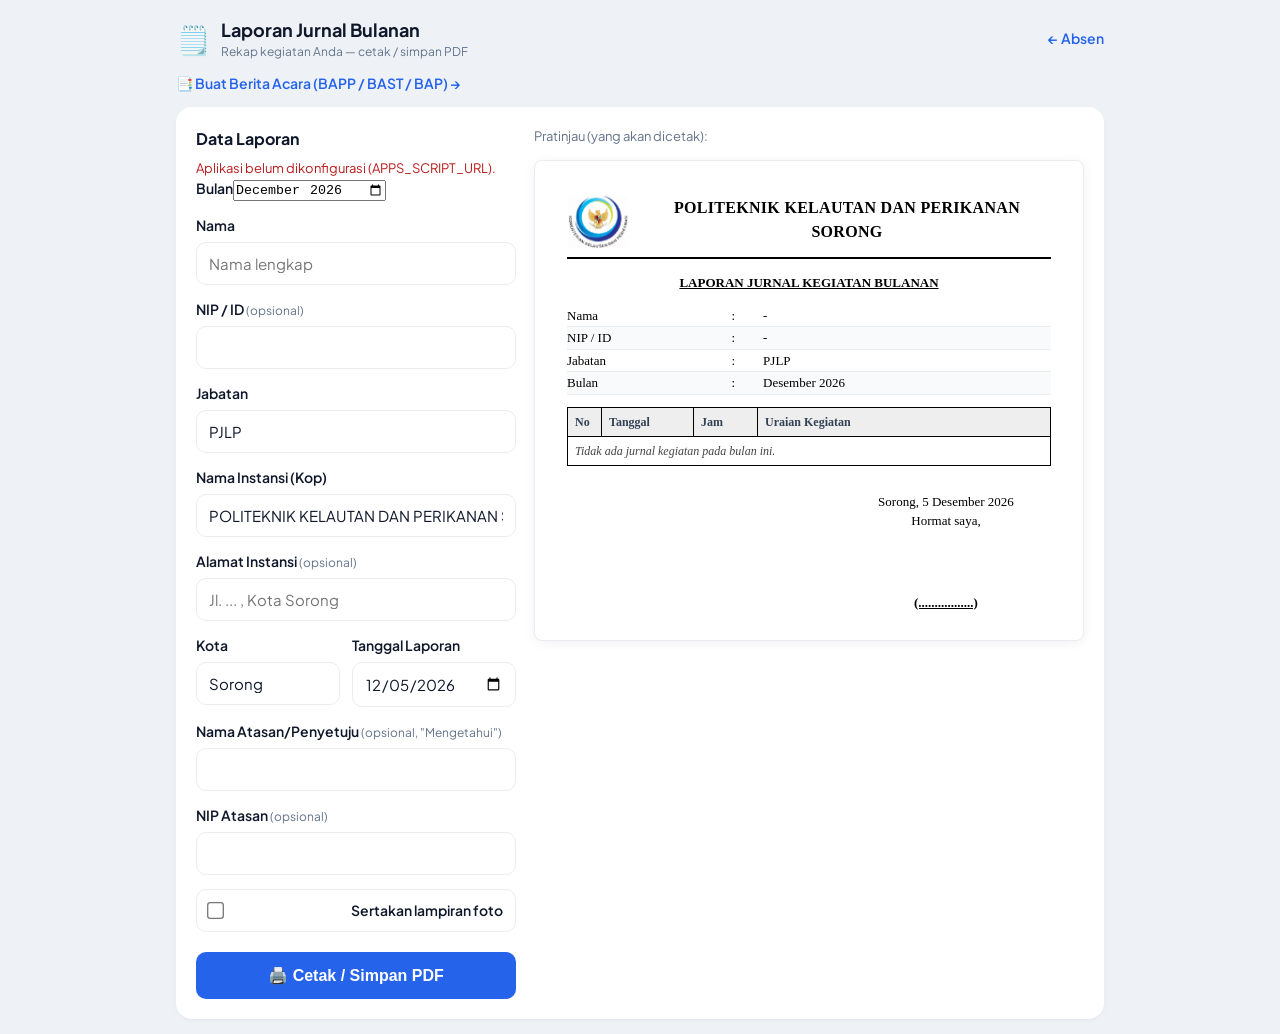
<file: laporan.html>
<!DOCTYPE html>
<html lang="id">
<head>
  <meta charset="UTF-8">
  <meta name="viewport" content="width=device-width, initial-scale=1.0">
  <title>Laporan Jurnal Bulanan — PJLP</title>
  <meta name="theme-color" content="#0d6efd">
  <link rel="stylesheet" href="css/style.css">
  <style>
    .laporan-layout { display: grid; grid-template-columns: 320px 1fr; gap: 18px; align-items: start; }
    @media (max-width: 860px) { .laporan-layout { grid-template-columns: 1fr; } }

    .kertas {
      background: #fff; color: #000; border: 1px solid var(--border); border-radius: 8px;
      padding: 28px 32px; font-family: "Times New Roman", Georgia, serif; font-size: 13px; line-height: 1.5;
      box-shadow: 0 2px 12px rgba(0,0,0,.06);
    }
    .kop { display: flex; align-items: center; gap: 14px; text-align: left; }
    .kop-logo { width: 62px; height: 62px; object-fit: contain; flex-shrink: 0; }
    .kop-text { flex: 1; text-align: center; }
    .kop-nama { font-weight: 700; font-size: 16px; text-transform: uppercase; letter-spacing: .3px; }
    .kop-alamat { font-size: 12px; }
    .kop-garis { border: none; border-top: 2px solid #000; margin: 6px 0 14px; }
    .lap-judul { text-align: center; font-weight: 700; text-decoration: underline; text-transform: uppercase; margin: 4px 0 12px; }
    table.ident { border-collapse: collapse; margin: 4px 0 12px; font-size: 13px; }
    table.ident td { padding: 1px 6px 1px 0; vertical-align: top; }
    table.jurnal { width: 100%; border-collapse: collapse; margin-top: 6px; font-size: 12px; }
    table.jurnal th, table.jurnal td { border: 1px solid #000; padding: 5px 7px; text-align: left; vertical-align: top; white-space: normal; }
    table.jurnal th { background: #eee; }
    table.jurnal td.no, table.jurnal td.tgl, table.jurnal td.jam { white-space: nowrap; text-align: center; }
    .ttd-area { display: flex; justify-content: space-between; margin-top: 26px; }
    .ttd-blok { text-align: center; min-width: 210px; }
    .ttd-space { height: 62px; }
    .ttd-nama { font-weight: 700; text-decoration: underline; }
    .ttd-kanan-only { margin-left: auto; }
    .lampiran-judul { font-weight: 700; margin: 18px 0 8px; }
    .foto-grid { display: grid; grid-template-columns: repeat(3, 1fr); gap: 10px; }
    .foto-item { border: 1px solid #999; padding: 4px; text-align: center; font-size: 11px; }
    .foto-item img { width: 100%; height: 130px; object-fit: cover; }
    .kosong { font-style: italic; color: #444; }

    @media print {
      body { background: #fff; }
      .no-print { display: none !important; }
      .app, .card { max-width: none; margin: 0; padding: 0; box-shadow: none; background: #fff; }
      .laporan-layout { display: block; }
      .kertas { border: none; box-shadow: none; border-radius: 0; padding: 0; font-size: 12pt; }
      .foto-item { break-inside: avoid; }
      table.jurnal tr { break-inside: avoid; }
      @page { size: A4; margin: 1.8cm; }
    }
  </style>
</head>
<body>
  <div class="app wide">
    <header class="topbar no-print">
      <div class="brand">
        <span class="logo">🗒️</span>
        <div>
          <h1>Laporan Jurnal Bulanan</h1>
          <p class="subtitle">Rekap kegiatan Anda — cetak / simpan PDF</p>
        </div>
      </div>
      <a class="link-rekap" href="index.html">&larr; Absen</a>
    </header>
    <p class="seksi-info no-print" style="margin:-4px 0 12px;">
      <a class="link-rekap" href="berita-acara.html">📑 Buat Berita Acara (BAPP / BAST / BAP) →</a>
    </p>

    <main class="card">
      <div id="banner-admin" class="info-jam no-print hidden">👑 Mode Admin — membuat laporan untuk <b id="banner-admin-nama"></b>.</div>
      <div class="laporan-layout">
        <!-- KONTROL -->
        <div class="no-print">
          <h2 class="seksi-judul">Data Laporan</h2>
          <div id="lap-status" class="status muted">Memuat jurnal perangkat ini...</div>
          <form id="form-lap" autocomplete="off">
            <label>Bulan<input type="month" id="l-bulan"></label>
            <label>Nama<input type="text" id="l-nama" placeholder="Nama lengkap"></label>
            <label>NIP / ID <span class="opsional">(opsional)</span><input type="text" id="l-nip"></label>
            <label>Jabatan<input type="text" id="l-jabatan" value="PJLP"></label>
            <label>Nama Instansi (Kop)<input type="text" id="l-instansi" value="POLITEKNIK KELAUTAN DAN PERIKANAN SORONG"></label>
            <label>Alamat Instansi <span class="opsional">(opsional)</span><input type="text" id="l-alamat" placeholder="Jl. ... , Kota Sorong"></label>
            <div class="grid2">
              <label>Kota<input type="text" id="l-kota" value="Sorong"></label>
              <label>Tanggal Laporan<input type="date" id="l-tgl"></label>
            </div>
            <label>Nama Atasan/Penyetuju <span class="opsional">(opsional, "Mengetahui")</span><input type="text" id="l-atasan"></label>
            <label>NIP Atasan <span class="opsional">(opsional)</span><input type="text" id="l-atasannip"></label>
            <label class="switch-row" style="display:flex;align-items:center;gap:8px;">
              <input type="checkbox" id="l-foto"> <span>Sertakan lampiran foto</span>
            </label>
            <button type="button" id="btn-cetak" class="submit">🖨️ Cetak / Simpan PDF</button>
          </form>
        </div>

        <!-- PRATINJAU -->
        <div>
          <div class="seksi-info no-print">Pratinjau (yang akan dicetak):</div>
          <div id="laporan" class="kertas">
            <div class="kop">
              <img class="kop-logo" src="assets/logo-kkp.png" alt="Logo KKP">
              <div class="kop-text">
                <div class="kop-nama" id="p-instansi"></div>
                <div class="kop-alamat" id="p-alamat"></div>
              </div>
            </div>
            <hr class="kop-garis">
            <div class="lap-judul">Laporan Jurnal Kegiatan Bulanan</div>

            <table class="ident">
              <tr><td>Nama</td><td>:</td><td id="p-nama"></td></tr>
              <tr><td>NIP / ID</td><td>:</td><td id="p-nip"></td></tr>
              <tr><td>Jabatan</td><td>:</td><td id="p-jabatan"></td></tr>
              <tr><td>Bulan</td><td>:</td><td id="p-bulan"></td></tr>
            </table>

            <table class="jurnal">
              <thead><tr><th style="width:34px;">No</th><th style="width:92px;">Tanggal</th><th style="width:64px;">Jam</th><th>Uraian Kegiatan</th></tr></thead>
              <tbody id="p-body"></tbody>
            </table>

            <div id="p-lampiran" style="display:none">
              <div class="lampiran-judul">Lampiran Foto Kegiatan</div>
              <div class="foto-grid" id="p-foto-grid"></div>
            </div>

            <div class="ttd-area">
              <div class="ttd-blok" id="p-blok-atasan">
                <div>Mengetahui,</div>
                <div>&nbsp;</div>
                <div class="ttd-space"></div>
                <div class="ttd-nama" id="p-atasan-nama"></div>
                <div id="p-atasan-nip"></div>
              </div>
              <div class="ttd-blok" id="p-blok-pemohon">
                <div id="p-kotatgl"></div>
                <div>Hormat saya,</div>
                <div class="ttd-space"></div>
                <div class="ttd-nama" id="p-ttd-nama"></div>
                <div id="p-ttd-nip"></div>
              </div>
            </div>
          </div>
        </div>
      </div>
    </main>
  </div>

  <script src="js/config.js"></script>
  <script src="js/laporan.js"></script>
</body>
</html>
</file>
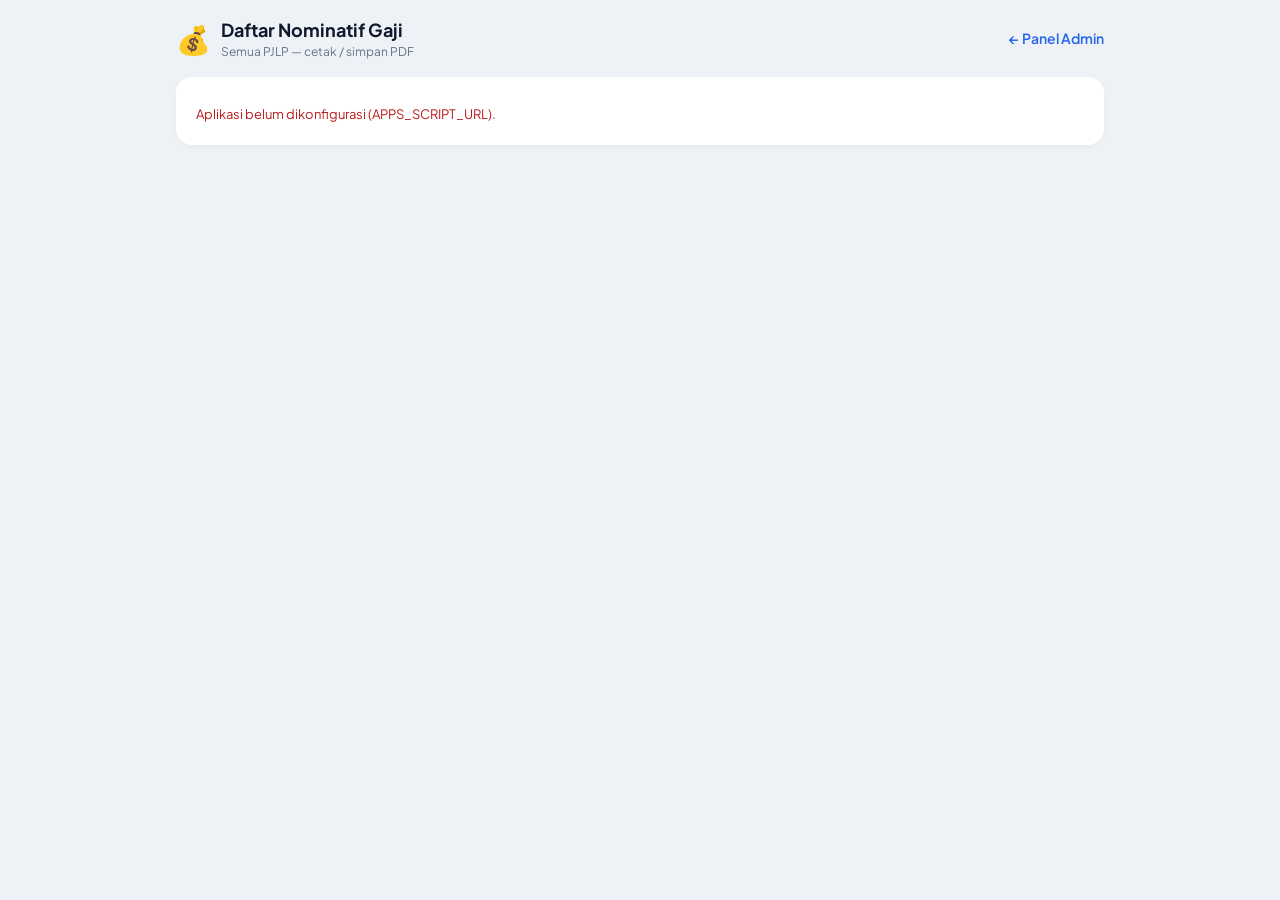
<file: nominatif-gaji.html>
<!DOCTYPE html>
<html lang="id">
<head>
  <meta charset="UTF-8">
  <meta name="viewport" content="width=device-width, initial-scale=1.0">
  <title>Daftar Nominatif Gaji PJLP</title>
  <meta name="theme-color" content="#0d6efd">
  <link rel="stylesheet" href="css/style.css">
  <style>
    .layout { display: grid; grid-template-columns: 300px 1fr; gap: 18px; align-items: start; }
    @media (max-width: 900px) { .layout { grid-template-columns: 1fr; } }

    .kertas {
      background: #fff; color: #000; border: 1px solid var(--border); border-radius: 8px;
      padding: 26px 30px; font-family: "Times New Roman", Georgia, serif; font-size: 12.5px; line-height: 1.5;
      box-shadow: 0 2px 12px rgba(0,0,0,.06);
    }
    .kop { display: flex; align-items: center; gap: 14px; text-align: left; }
    .kop-logo { width: 58px; height: 58px; object-fit: contain; flex-shrink: 0; }
    .kop-text { flex: 1; text-align: center; }
    .kop-nama { font-weight: 700; font-size: 15px; text-transform: uppercase; letter-spacing: .3px; }
    .kop-alamat { font-size: 11px; }
    .kop-garis { border: none; border-top: 2px solid #000; margin: 6px 0 14px; }
    .judul { text-align: center; font-weight: 700; text-decoration: underline; text-transform: uppercase; margin: 4px 0 2px; }
    .nomor { text-align: center; font-size: 12px; margin-bottom: 14px; }

    table.gaji { width: 100%; border-collapse: collapse; margin-top: 6px; font-size: 11.5px; }
    table.gaji th, table.gaji td { border: 1px solid #000; padding: 4px 6px; text-align: left; vertical-align: middle; }
    table.gaji th { background: #eee; text-align: center; }
    table.gaji td.num { text-align: center; width: 26px; }
    table.gaji td.rp { text-align: right; white-space: nowrap; }
    table.gaji input { width: 100%; border: 1px solid #ccc; padding: 2px 4px; font: inherit; text-align: right; background: #fffef0; }
    table.gaji tfoot td { font-weight: 700; background: #f5f5f5; }
    .terbilang-baris { margin: 10px 0; font-size: 12px; }
    .kosong-baris { text-align: center; font-style: italic; color: #666; padding: 14px; }

    .ttd-area { display: flex; justify-content: space-between; margin-top: 26px; gap: 20px; }
    .ttd-blok { text-align: center; width: 46%; }
    .ttd-space { height: 60px; }
    .ttd-nama { font-weight: 700; text-decoration: underline; }

    @media print {
      body { background: #fff; }
      .no-print { display: none !important; }
      .app, .card { max-width: none; margin: 0; padding: 0; box-shadow: none; background: #fff; }
      .layout { display: block; }
      .kertas { border: none; box-shadow: none; border-radius: 0; padding: 0; font-size: 11pt; }
      table.gaji input { border: none; background: transparent; padding: 0; }
      .ttd-area { break-inside: avoid; }
      @page { size: A4 landscape; margin: 1.5cm; }
    }
  </style>
</head>
<body>
  <div class="app wide">
    <header class="topbar no-print">
      <div class="brand">
        <span class="logo">💰</span>
        <div>
          <h1>Daftar Nominatif Gaji</h1>
          <p class="subtitle">Semua PJLP — cetak / simpan PDF</p>
        </div>
      </div>
      <a class="link-rekap" href="admin.html">&larr; Panel Admin</a>
    </header>

    <main class="card">
      <div id="status-akses" class="status err hidden"></div>
      <div id="konten" class="layout hidden">
        <!-- KONTROL -->
        <div class="no-print">
          <h2 class="seksi-judul">Data Daftar Nominatif</h2>
          <div id="ng-status" class="status muted">Memuat data...</div>
          <form id="form-ng" autocomplete="off">
            <label>Bulan/Periode Gaji<input type="month" id="n-bulan"></label>
            <label>Nomor <span class="opsional">(opsional)</span><input type="text" id="n-nomor" placeholder="mis. 01/GAJI/PJLP/VII/2026"></label>
            <label>Nama Instansi (Kop)<input type="text" id="n-instansi" value="POLITEKNIK KELAUTAN DAN PERIKANAN SORONG"></label>
            <label>Alamat Instansi <span class="opsional">(opsional)</span><input type="text" id="n-alamat"></label>

            <hr class="garis">
            <div class="grid2">
              <label>Kota<input type="text" id="n-kota" value="Sorong"></label>
              <label>Tanggal Dokumen<input type="date" id="n-tgl"></label>
            </div>
            <label>Dibuat Oleh (Bendahara/Kepegawaian)<input type="text" id="n-pembuat" placeholder="Nama pembuat daftar"></label>

            <hr class="garis">
            <div class="seksi-info" style="margin-bottom:6px;">Mengetahui (PPK)</div>
            <label>Nama PPK<input type="text" id="n-ppk-nama" value="Firdaus Dabamona, A.Md., S.T."></label>
            <label>NIP PPK<input type="text" id="n-ppk-nip" value="198201032007011002"></label>

            <button type="button" id="btn-cetak" class="submit">🖨️ Cetak / Simpan PDF</button>
          </form>
        </div>

        <!-- PRATINJAU -->
        <div>
          <div class="seksi-info no-print">Pratinjau — kolom Gaji Pokok &amp; Potongan bisa dikoreksi manual sebelum cetak:</div>
          <div id="dokumen" class="kertas">
            <div class="kop">
              <img class="kop-logo" src="assets/logo-kkp.png" alt="Logo KKP">
              <div class="kop-text">
                <div class="kop-nama" id="p-instansi"></div>
                <div class="kop-alamat" id="p-alamat"></div>
              </div>
            </div>
            <hr class="kop-garis">
            <div class="judul">Daftar Nominatif Gaji/Honorarium PJLP</div>
            <div class="nomor" id="p-sub"></div>

            <table class="gaji">
              <thead>
                <tr>
                  <th style="width:26px;">No</th>
                  <th>Nama</th>
                  <th>NIP</th>
                  <th>Jabatan</th>
                  <th style="width:110px;">Gaji Pokok (Rp)</th>
                  <th style="width:100px;">Potongan (Rp)</th>
                  <th style="width:110px;">Gaji Bersih (Rp)</th>
                  <th>No. Rekening</th>
                  <th style="width:90px;">Tanda Tangan</th>
                </tr>
              </thead>
              <tbody id="p-body"></tbody>
              <tfoot>
                <tr>
                  <td colspan="6" style="text-align:right;">TOTAL</td>
                  <td class="rp" id="p-total">-</td>
                  <td colspan="2"></td>
                </tr>
              </tfoot>
            </table>
            <div class="terbilang-baris">Terbilang: <b id="p-terbilang"></b></div>
            <div style="font-size:10.5px; margin-bottom:10px; color:#333;">Potongan (kewajiban pekerja) = BPJS Kesehatan 1% (akun 811153) + PPh 21 2% = 3% dari Honorarium. Kewajiban pemberi kerja (BPJS Kesehatan 4% akun 811154 + BPJS Ketenagakerjaan JHT 3,7% / JP 2% / JKK 0,24% / JKM 0,30%) dibayar institusi, di luar daftar ini.</div>

            <div class="ttd-area">
              <div class="ttd-blok">
                <div>Mengetahui,</div>
                <div>Pejabat Pembuat Komitmen</div>
                <div class="ttd-space"></div>
                <div class="ttd-nama" id="p-ppk-nama"></div>
                <div id="p-ppk-nip"></div>
              </div>
              <div class="ttd-blok">
                <div id="p-kotatgl"></div>
                <div>Dibuat oleh,</div>
                <div class="ttd-space"></div>
                <div class="ttd-nama" id="p-pembuat-nama"></div>
              </div>
            </div>
          </div>
        </div>
      </div>
    </main>
  </div>

  <script src="js/config.js"></script>
  <script src="js/nominatif-gaji.js"></script>
</body>
</html>
</file>
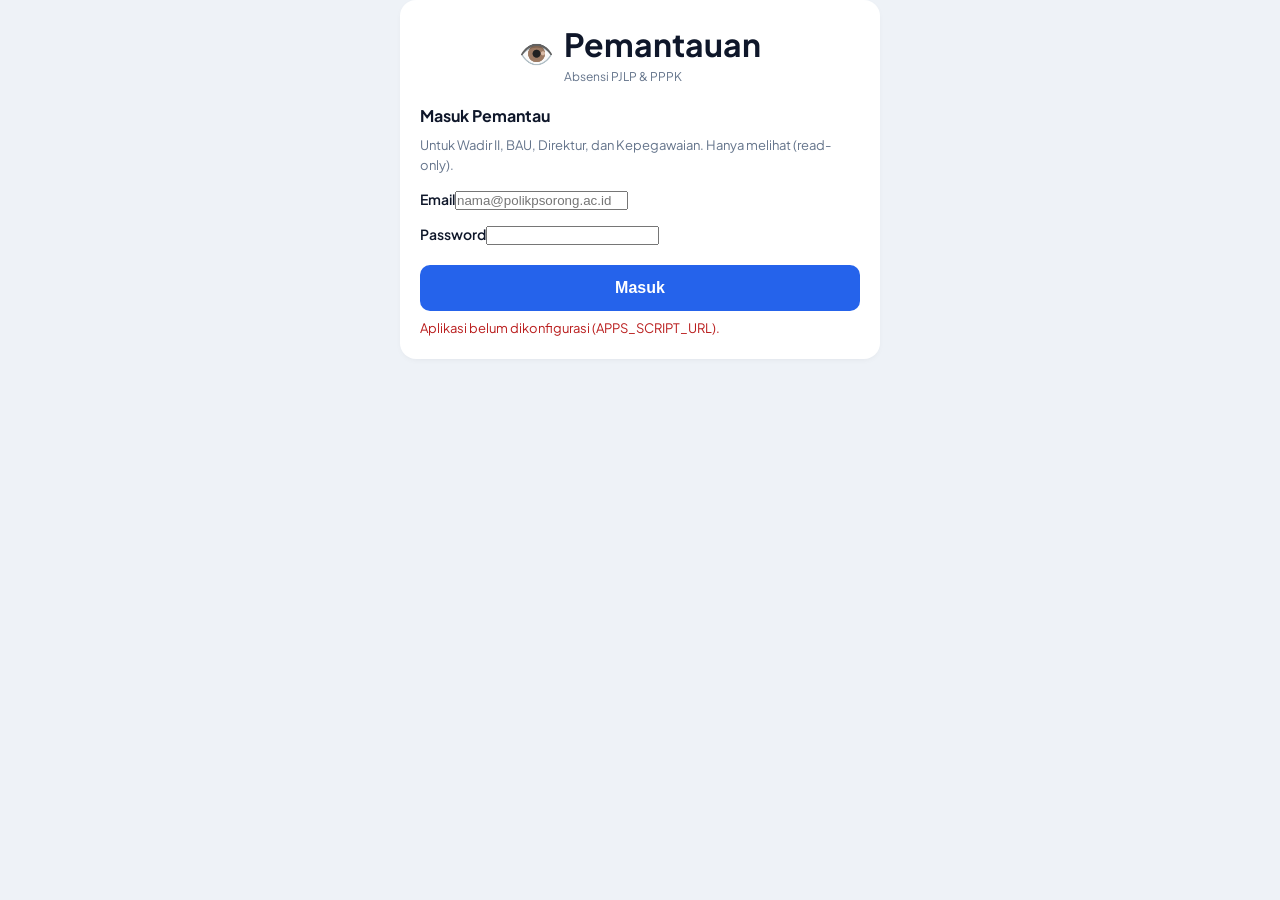
<file: pemantauan.html>
<!DOCTYPE html>
<html lang="id">
<head>
  <meta charset="UTF-8">
  <meta name="viewport" content="width=device-width, initial-scale=1.0">
  <title>Pemantauan — Absensi PJLP</title>
  <meta name="theme-color" content="#0d6efd">
  <link rel="stylesheet" href="css/style.css">
</head>
<body>
  <!-- Login -->
  <main id="seksi-login" class="app card">
    <div class="brand" style="justify-content:center; margin-bottom:18px;">
      <span class="logo">👁️</span>
      <div>
        <h1>Pemantauan</h1>
        <p class="subtitle">Absensi PJLP &amp; PPPK</p>
      </div>
    </div>
    <h2 class="seksi-judul">Masuk Pemantau</h2>
    <p class="seksi-info">Untuk Wadir II, BAU, Direktur, dan Kepegawaian. Hanya melihat (read-only).</p>
    <form id="form-login" autocomplete="off">
      <label>Email<input type="email" id="l-email" placeholder="nama@polikpsorong.ac.id" required></label>
      <label>Password<input type="password" id="password" required></label>
      <button type="submit" id="btn-login" class="submit">Masuk</button>
    </form>
    <div id="login-pesan" class="status err"></div>
  </main>

  <!-- Shell -->
  <div class="admin-shell hidden" id="seksi-dashboard">
    <aside class="admin-sidebar">
      <div class="admin-brand">
        <span class="logo">👁️</span>
        <div>
          <h1>Pemantauan</h1>
          <p class="subtitle">Absensi PJLP &amp; PPPK</p>
        </div>
      </div>
      <nav class="admin-nav">
        <button class="tab aktif" data-dash="jurnal">🗒️ <span>Jurnal Harian</span></button>
        <button class="tab" data-dash="rekap">📊 <span>Rekap Bulanan</span></button>
      </nav>
      <div class="admin-sidebar-footer">
        <span id="badge-role" class="small muted" style="padding:6px 8px;">👁️ Pemantau</span>
        <a class="link-rekap" href="#" id="link-keluar">🚪 Keluar</a>
      </div>
    </aside>

    <main class="admin-main">
      <!-- ====== LAYAR A: JURNAL HARIAN ====== -->
      <section id="dash-jurnal">
        <div class="dash-head">
          <h2 class="seksi-judul" style="flex:1;">🗒️ Jurnal Harian</h2>
          <span id="dash-tanggal" class="status muted"></span>
        </div>

        <div class="kpi-grid">
          <div class="kpi-card kpi-biru"><div class="kpi-angka" id="jk-total">-</div><div class="kpi-label">👥 Pegawai Tercatat</div></div>
          <div class="kpi-card kpi-hijau"><div class="kpi-angka" id="jk-hariini">-</div><div class="kpi-label">🗒️ Jurnal Masuk Hari Ini</div></div>
          <div class="kpi-card kpi-abu"><div class="kpi-angka" id="jk-foto">-</div><div class="kpi-label">📷 Dengan Lampiran Foto</div></div>
          <div class="kpi-card kpi-merah"><div class="kpi-angka" id="jk-belum">-</div><div class="kpi-label">❔ Belum Mengisi</div></div>
        </div>

        <div class="card">
          <div class="filterbar">
            <h2 class="seksi-judul" style="flex:1;">🗒️ Jurnal Kegiatan Hari Ini</h2>
            <div class="filter-actions"><button type="button" id="j-refresh" class="mini">↻ Muat Ulang</button></div>
          </div>
          <div class="tab-status" id="j-foto-tabs">
            <button class="tab aktif" data-jf="semua">Semua</button>
            <button class="tab" data-jf="foto">Berfoto</button>
            <button class="tab" data-jf="tanpa">Tanpa foto</button>
          </div>
          <div id="j-info" class="status muted">Memuat...</div>
          <div class="table-wrap">
            <table>
              <thead><tr><th>Tanggal</th><th>Jam</th><th>Nama</th><th>Status</th><th>Kegiatan</th><th>Foto</th><th>Lokasi</th></tr></thead>
              <tbody id="j-body"></tbody>
            </table>
          </div>
        </div>

        <div class="dash-grid">
          <div class="dash-panel">
            <div class="dash-panel-judul">❔ Belum Mengisi Jurnal (hari ini)</div>
            <div id="panel-belum" class="dash-list status muted">Memuat...</div>
          </div>
          <div class="dash-panel">
            <div class="dash-panel-judul">📊 Jurnal Terkumpul Bulan Ini</div>
            <div id="panel-terkumpul" class="dash-list status muted">Memuat...</div>
          </div>
        </div>
      </section>

      <!-- ====== LAYAR B: REKAP BULANAN ====== -->
      <section id="dash-rekap" class="hidden">
        <div class="dash-head">
          <h2 class="seksi-judul" style="flex:1;">📊 Rekap Bulanan</h2>
          <span id="rekap-tanggal" class="status muted"></span>
        </div>

        <div class="card">
          <div class="filterbar" style="flex-wrap:wrap; gap:10px; align-items:flex-end;">
            <label style="margin:0;">Bulan<input type="month" id="f-bulan"></label>
            <div class="filter-actions">
              <button type="button" id="btn-ekspor" class="mini primary">⬇ Ekspor CSV</button>
              <button type="button" id="btn-refresh" class="mini">↻ Muat Ulang</button>
            </div>
          </div>
          <div style="margin-top:8px;font-size:12px;font-weight:600;color:var(--muted);">Status pegawai</div>
          <div class="tab-status" id="status-tabs">
            <button class="tab aktif" data-status="semua">Semua</button>
            <button class="tab" data-status="PJLP">PJLP</button>
            <button class="tab" data-status="PPPK">PPPK</button>
          </div>
          <div style="margin-top:8px;font-size:12px;font-weight:600;color:var(--muted);">Tampilan</div>
          <div class="tab-status" id="mode-tabs">
            <button class="tab aktif" data-mode="ringkasan">📊 Ringkasan</button>
            <button class="tab" data-mode="absensi">Absensi</button>
            <button class="tab" data-mode="izin">Izin/Sakit/Cuti</button>
          </div>
          <div id="info" class="status muted">Memuat...</div>
          <div class="table-wrap">
            <table>
              <thead><tr id="thead-row"></tr></thead>
              <tbody id="tbody"></tbody>
            </table>
          </div>
        </div>

        <div class="dash-grid">
          <div class="dash-panel">
            <div class="dash-panel-judul">📈 Kepatuhan Jurnal per Minggu</div>
            <div id="panel-minggu" class="dash-list status muted">Memuat...</div>
          </div>
          <div class="dash-panel">
            <div class="dash-panel-judul">⚠️ Perlu Perhatian</div>
            <div id="panel-perhatian" class="dash-list status muted">Memuat...</div>
          </div>
        </div>
      </section>
    </main>
  </div>

  <script src="js/config.js"></script>
  <script src="js/pemantauan.js"></script>
</body>
</html>
</file>
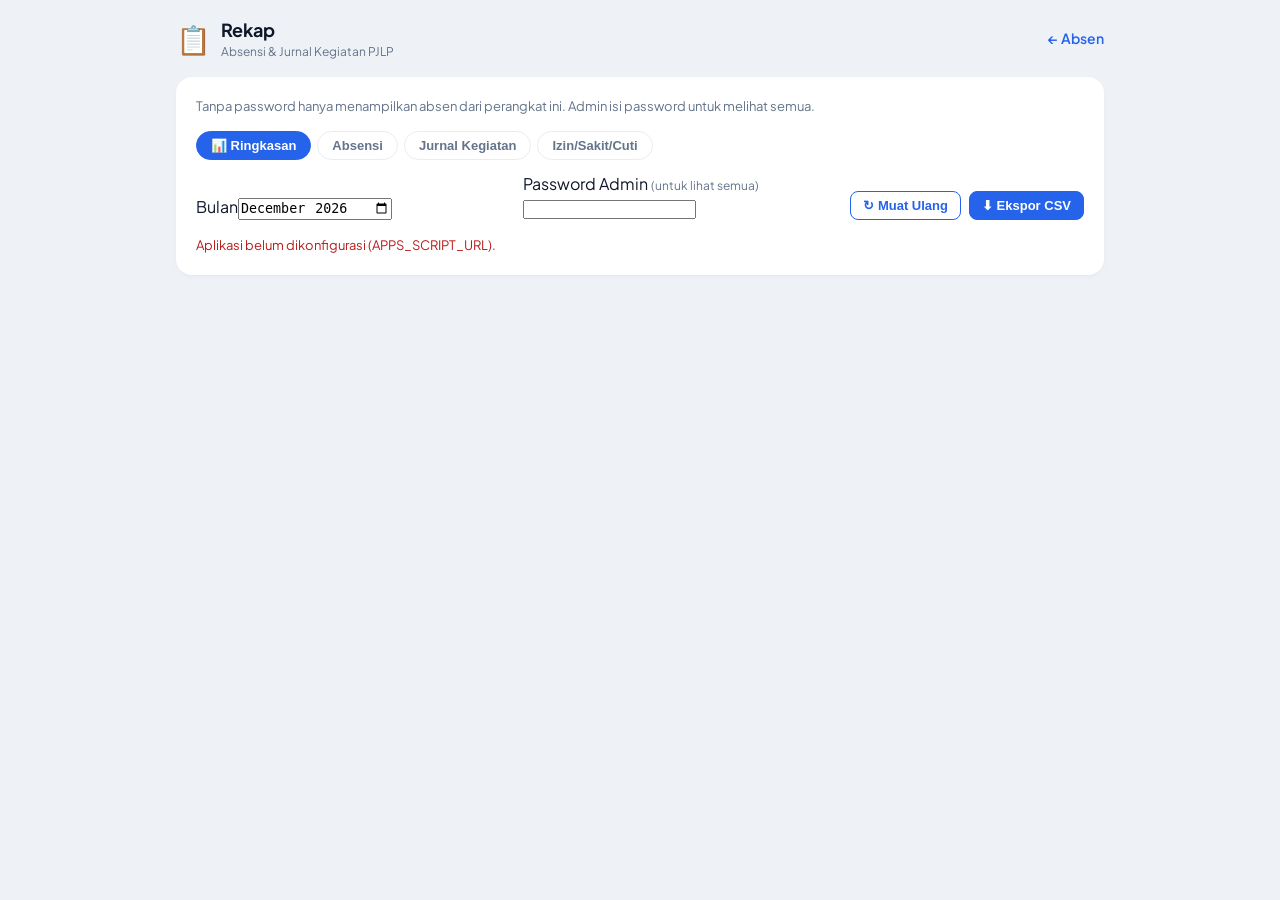
<file: rekap.html>
<!DOCTYPE html>
<html lang="id">
<head>
  <meta charset="UTF-8">
  <meta name="viewport" content="width=device-width, initial-scale=1.0">
  <title>Rekap Absensi PJLP</title>
  <meta name="theme-color" content="#0d6efd">
  <link rel="stylesheet" href="css/style.css">
</head>
<body>
  <div class="app wide">
    <header class="topbar">
      <div class="brand">
        <span class="logo">📋</span>
        <div>
          <h1>Rekap</h1>
          <p class="subtitle">Absensi &amp; Jurnal Kegiatan PJLP</p>
        </div>
      </div>
      <a class="link-rekap" href="index.html?absen=1">&larr; Absen</a>
    </header>

    <main class="card">
      <div id="badge-admin" class="info-jam hidden">👑 Mode admin: menampilkan data semua perangkat.</div>
      <p class="seksi-info">Tanpa password hanya menampilkan absen dari perangkat ini. Admin isi password untuk melihat semua.</p>

      <div class="tab-status">
        <button class="tab aktif" data-mode="ringkasan">📊 Ringkasan</button>
        <button class="tab" data-mode="absensi">Absensi</button>
        <button class="tab" data-mode="jurnal">Jurnal Kegiatan</button>
        <button class="tab" data-mode="izin">Izin/Sakit/Cuti</button>
      </div>

      <div class="filterbar">
        <label>Bulan<input type="month" id="f-bulan"></label>
        <label id="wrap-admin-pw">Password Admin <span class="opsional">(untuk lihat semua)</span><input type="password" id="f-admin"></label>
        <div class="filter-actions">
          <button type="button" id="btn-refresh" class="mini">↻ Muat Ulang</button>
          <button type="button" id="btn-ekspor" class="mini primary">⬇ Ekspor CSV</button>
        </div>
      </div>

      <div id="info" class="status muted">Memuat data...</div>
      <div class="table-wrap">
        <table id="tabel">
          <thead><tr id="thead-row"></tr></thead>
          <tbody id="tbody"></tbody>
        </table>
      </div>
    </main>
  </div>

  <script src="js/config.js"></script>
  <script src="js/rekap.js"></script>
</body>
</html>
</file>
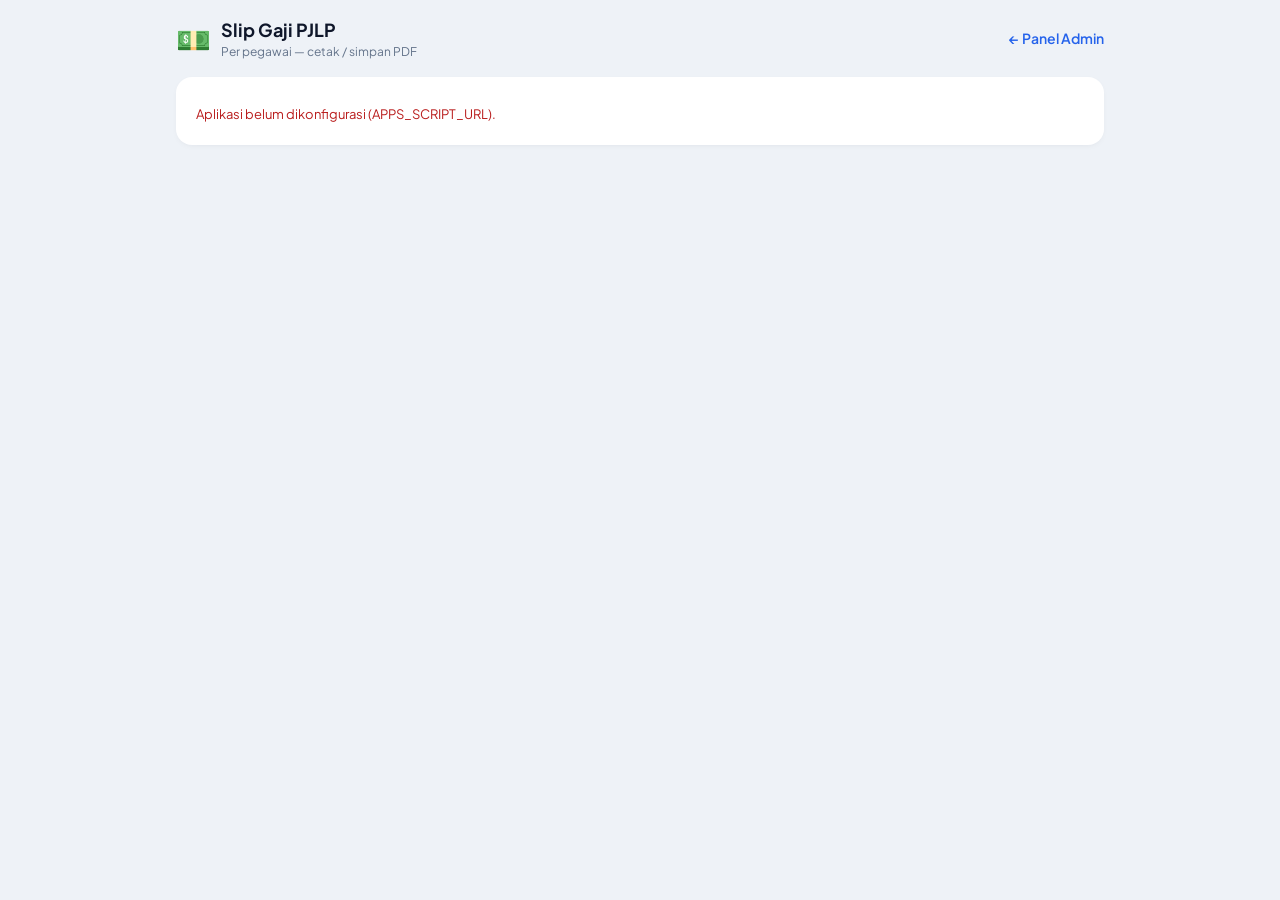
<file: slip-gaji.html>
<!DOCTYPE html>
<html lang="id">
<head>
  <meta charset="UTF-8">
  <meta name="viewport" content="width=device-width, initial-scale=1.0">
  <title>Slip Gaji PJLP</title>
  <meta name="theme-color" content="#0d6efd">
  <link rel="stylesheet" href="css/style.css">
  <style>
    .sg-layout { display: grid; grid-template-columns: 320px 1fr; gap: 18px; align-items: start; }
    @media (max-width: 900px) { .sg-layout { grid-template-columns: 1fr; } }

    .kertas {
      background: #fff; color: #000; border: 1px solid var(--border); border-radius: 8px;
      padding: 28px 32px; font-family: "Times New Roman", Georgia, serif; font-size: 13px; line-height: 1.5;
      box-shadow: 0 2px 12px rgba(0,0,0,.06); max-width: 620px; margin: 0 auto;
    }
    .kop { display: flex; align-items: center; gap: 14px; text-align: left; }
    .kop-logo { width: 58px; height: 58px; object-fit: contain; flex-shrink: 0; }
    .kop-text { flex: 1; text-align: center; }
    .kop-nama { font-weight: 700; font-size: 15px; text-transform: uppercase; letter-spacing: .3px; }
    .kop-alamat { font-size: 11px; }
    .kop-garis { border: none; border-top: 2px solid #000; margin: 6px 0 14px; }
    .judul { text-align: center; font-weight: 700; text-decoration: underline; text-transform: uppercase; margin: 4px 0 2px; font-size: 15px; }
    .nomor { text-align: center; font-size: 12px; margin-bottom: 14px; }

    table.sg-data { width: 100%; border-collapse: collapse; margin-bottom: 12px; }
    table.sg-data td { padding: 3px 4px; vertical-align: top; }
    table.sg-data td.label { width: 130px; }

    table.sg-rincian { width: 100%; border-collapse: collapse; margin: 8px 0; font-size: 12.5px; }
    table.sg-rincian th, table.sg-rincian td { border: 1px solid #000; padding: 4px 7px; }
    table.sg-rincian th { background: #eee; text-align: center; }
    table.sg-rincian td.rp { text-align: right; white-space: nowrap; }
    table.sg-rincian tr.subtotal td { font-weight: 700; background: #f7f7f7; }
    table.sg-rincian input { width: 100%; border: 1px solid #ccc; padding: 2px 4px; font: inherit; text-align: right; background: #fffef0; }
    .sg-bersih { border: 2px solid #000; border-radius: 6px; padding: 10px 16px; margin: 10px 0; text-align: center; }
    .sg-bersih .label { font-size: 12px; }
    .sg-bersih .nilai { font-weight: 700; font-size: 19px; }
    .terbilang-baris { font-size: 12px; margin: 8px 0 14px; }

    .info-bpjs { border: 1px dashed #888; border-radius: 6px; padding: 8px 12px; margin: 12px 0; font-size: 11.5px; background: #fafafa; }
    .info-bpjs .judul-info { font-weight: 700; margin-bottom: 4px; }
    .info-bpjs table { width: 100%; border-collapse: collapse; }
    .info-bpjs td { padding: 1px 4px; }
    .info-bpjs td.rp { text-align: right; }

    .ttd-area { display: flex; justify-content: space-between; margin-top: 22px; gap: 20px; }
    .ttd-blok { text-align: center; width: 46%; }
    .ttd-space { height: 55px; }
    .ttd-nama { font-weight: 700; text-decoration: underline; }

    @media print {
      body { background: #fff; }
      .no-print { display: none !important; }
      .app, .card { max-width: none; margin: 0; padding: 0; box-shadow: none; background: #fff; }
      .sg-layout { display: block; }
      .kertas { border: none; box-shadow: none; border-radius: 0; padding: 0; font-size: 11.5pt; max-width: none; }
      table.sg-rincian input { border: none; background: transparent; padding: 0; }
      .ttd-area { break-inside: avoid; }
      @page { size: A4 portrait; margin: 2cm; }
    }
  </style>
</head>
<body>
  <div class="app wide">
    <header class="topbar no-print">
      <div class="brand">
        <span class="logo">💵</span>
        <div>
          <h1>Slip Gaji PJLP</h1>
          <p class="subtitle">Per pegawai — cetak / simpan PDF</p>
        </div>
      </div>
      <a class="link-rekap" href="admin.html">&larr; Panel Admin</a>
    </header>

    <main class="card">
      <div id="status-akses" class="status err hidden"></div>
      <div id="konten" class="sg-layout hidden">
        <!-- KONTROL -->
        <div class="no-print">
          <div id="banner-admin" class="info-jam hidden">👑 Slip Gaji untuk <b id="banner-admin-nama"></b>.</div>
          <h2 class="seksi-judul">Data Slip Gaji</h2>
          <form id="form-sg" autocomplete="off">
            <label>Bulan/Periode Gaji<input type="month" id="s-bulan"></label>
            <label>Nomor <span class="opsional">(opsional)</span><input type="text" id="s-nomor" placeholder="mis. 01/SG/PJLP/VII/2026"></label>
            <label>Nama Instansi (Kop)<input type="text" id="s-instansi" value="POLITEKNIK KELAUTAN DAN PERIKANAN SORONG"></label>
            <label>Alamat Instansi <span class="opsional">(opsional)</span><input type="text" id="s-alamat"></label>

            <hr class="garis">
            <label class="switch-row">
              <span>🎁 Sertakan THR bulan ini (1× Honorarium)</span>
              <input type="checkbox" id="s-thr">
            </label>
            <label>Potongan Lain <span class="opsional">(jika ada, mis. denda/pinjaman)</span>
              <input type="text" id="s-potongan-ket" placeholder="Keterangan potongan (kosongkan jika tidak ada)">
            </label>
            <label>Nilai Potongan (Rp)<input type="text" id="s-potongan" inputmode="numeric" value="0"></label>

            <hr class="garis">
            <div class="grid2">
              <label>Kota<input type="text" id="s-kota" value="Sorong"></label>
              <label>Tanggal Dokumen<input type="date" id="s-tgl"></label>
            </div>
            <label>Dibuat Oleh (Bendahara/Kepegawaian)<input type="text" id="s-pembuat" placeholder="Nama pembuat slip"></label>

            <hr class="garis">
            <div class="seksi-info" style="margin-bottom:6px;">Mengetahui (PPK)</div>
            <label>Nama PPK<input type="text" id="s-ppk-nama" value="Firdaus Dabamona, A.Md., S.T."></label>
            <label>NIP PPK<input type="text" id="s-ppk-nip" value="198201032007011002"></label>

            <button type="button" id="btn-cetak" class="submit">🖨️ Cetak / Simpan PDF</button>
          </form>
        </div>

        <!-- PRATINJAU -->
        <div>
          <div class="seksi-info no-print">Pratinjau:</div>
          <div id="dokumen" class="kertas">
            <div class="kop">
              <img class="kop-logo" src="assets/logo-kkp.png" alt="Logo KKP">
              <div class="kop-text">
                <div class="kop-nama" id="p-instansi"></div>
                <div class="kop-alamat" id="p-alamat"></div>
              </div>
            </div>
            <hr class="kop-garis">
            <div class="judul">Slip Gaji / Honorarium PJLP</div>
            <div class="nomor" id="p-sub"></div>

            <table class="sg-data">
              <tr><td class="label">Nama</td><td>: <b id="p-nama"></b></td></tr>
              <tr><td class="label">NIP / ID</td><td>: <span id="p-nip"></span></td></tr>
              <tr><td class="label">Jabatan</td><td>: <span id="p-jabatan"></span></td></tr>
              <tr><td class="label">No. Rekening</td><td>: <span id="p-rekening"></span></td></tr>
            </table>

            <table class="sg-rincian">
              <thead><tr><th colspan="2">Rincian Penerimaan</th></tr></thead>
              <tbody>
                <tr><td id="p-honor-label">Honorarium bulan berjalan</td><td class="rp" id="p-honor">0</td></tr>
                <tr id="row-thr" class="hidden"><td>Tunjangan Hari Raya (THR)</td><td class="rp" id="p-thr">0</td></tr>
                <tr class="subtotal"><td>Subtotal Penerimaan</td><td class="rp" id="p-sub-terima">0</td></tr>
              </tbody>
            </table>

            <table class="sg-rincian">
              <thead><tr><th colspan="2">Rincian Potongan (Kewajiban Pekerja)</th></tr></thead>
              <tbody>
                <tr><td>BPJS Kesehatan 1% (akun 811153)</td><td class="rp" id="p-bpjs-kes-pegawai">0</td></tr>
                <tr><td>PPh 21 (pajak) 2%</td><td class="rp" id="p-pph">0</td></tr>
                <tr><td id="p-potongan-label">-</td><td class="rp" id="p-potongan">0</td></tr>
                <tr class="subtotal"><td>Subtotal Potongan</td><td class="rp" id="p-sub-potongan">0</td></tr>
              </tbody>
            </table>

            <div class="sg-bersih">
              <div class="label">GAJI BERSIH DITERIMA</div>
              <div class="nilai">Rp <span id="p-bersih">0</span></div>
            </div>
            <div class="terbilang-baris">Terbilang: <b id="p-terbilang"></b></div>

            <div class="info-bpjs">
              <div class="judul-info">Kewajiban Pemberi Kerja (dibayar institusi, di luar gaji pegawai)</div>
              <table>
                <tr><td>BPJS Kesehatan 4% (akun 811154)</td><td class="rp" id="p-bpjs-kes">0</td></tr>
                <tr><td>BPJS Ketenagakerjaan – JHT 3,7%</td><td class="rp" id="p-bpjs-jht">0</td></tr>
                <tr><td>BPJS Ketenagakerjaan – JP 2%</td><td class="rp" id="p-bpjs-jp">0</td></tr>
                <tr><td>BPJS Ketenagakerjaan – JKK 0,24%</td><td class="rp" id="p-bpjs-jkk">0</td></tr>
                <tr><td>BPJS Ketenagakerjaan – JKM 0,30%</td><td class="rp" id="p-bpjs-jkm">0</td></tr>
                <tr style="font-weight:600;"><td>Subtotal Ketenagakerjaan (6,24%)</td><td class="rp" id="p-bpjs-tk">0</td></tr>
              </table>
              <div style="margin-top:4px;">BPJS Kesehatan 1% (akun 811153) ditanggung pegawai — sudah dipotong di Rincian Potongan di atas.</div>
            </div>

            <div class="ttd-area">
              <div class="ttd-blok">
                <div>Mengetahui,</div>
                <div>Pejabat Pembuat Komitmen</div>
                <div class="ttd-space"></div>
                <div class="ttd-nama" id="p-ppk-nama"></div>
                <div id="p-ppk-nip"></div>
              </div>
              <div class="ttd-blok">
                <div id="p-kotatgl"></div>
                <div>Diterima oleh,</div>
                <div class="ttd-space"></div>
                <div class="ttd-nama" id="p-terima-nama"></div>
                <div id="p-terima-nip"></div>
              </div>
            </div>
          </div>
        </div>
      </div>
    </main>
  </div>

  <script src="js/config.js"></script>
  <script src="js/slip-gaji.js"></script>
</body>
</html>
</file>
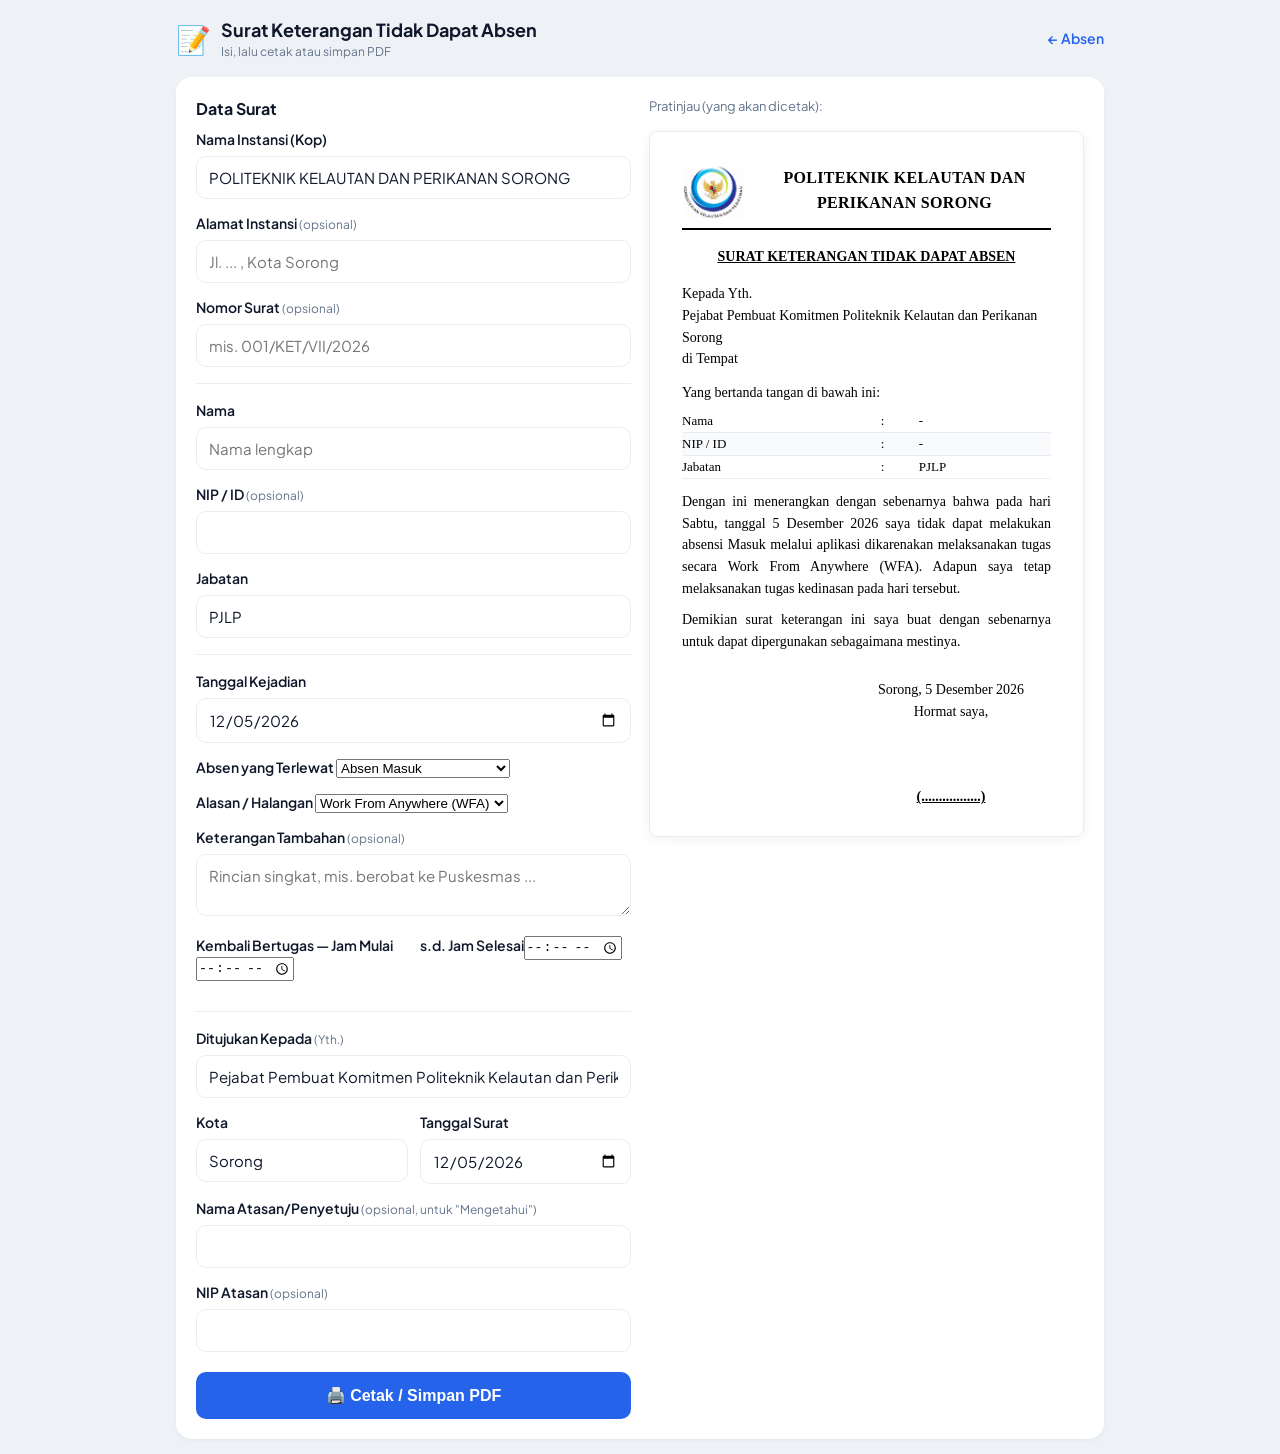
<file: surat-keterangan.html>
<!DOCTYPE html>
<html lang="id">
<head>
  <meta charset="UTF-8">
  <meta name="viewport" content="width=device-width, initial-scale=1.0">
  <title>Surat Keterangan Tidak Dapat Absen — PJLP</title>
  <meta name="theme-color" content="#0d6efd">
  <link rel="stylesheet" href="css/style.css">
  <style>
    .surat-layout { display: grid; grid-template-columns: 1fr 1fr; gap: 18px; align-items: start; }
    @media (max-width: 820px) { .surat-layout { grid-template-columns: 1fr; } }

    .kertas {
      background: #fff; color: #000; border: 1px solid var(--border); border-radius: 8px;
      padding: 28px 32px; font-family: "Times New Roman", Georgia, serif; font-size: 14px; line-height: 1.55;
      box-shadow: 0 2px 12px rgba(0,0,0,.06);
    }
    .kop { display: flex; align-items: center; gap: 14px; text-align: left; }
    .kop-logo { width: 62px; height: 62px; object-fit: contain; flex-shrink: 0; }
    .kop-text { flex: 1; text-align: center; }
    .kop-nama { font-weight: 700; font-size: 16px; text-transform: uppercase; letter-spacing: .3px; }
    .kop-alamat { font-size: 12px; }
    .kop-garis { border: none; border-top: 2px solid #000; margin: 6px 0 16px; }
    .surat-judul { text-align: center; font-weight: 700; text-decoration: underline; text-transform: uppercase; margin: 6px 0 4px; }
    .surat-nomor { text-align: center; font-size: 13px; margin-bottom: 16px; }
    table.ident { border-collapse: collapse; margin: 6px 0 12px; }
    table.ident td { padding: 1px 6px 1px 0; vertical-align: top; }
    .isi { text-align: justify; margin: 10px 0; }
    .ttd-area { display: flex; justify-content: space-between; margin-top: 26px; }
    .ttd-blok { text-align: center; min-width: 200px; }
    .ttd-space { height: 64px; }
    .ttd-nama { font-weight: 700; text-decoration: underline; }
    .ttd-kanan-only { margin-left: auto; }

    @media print {
      body { background: #fff; }
      .no-print { display: none !important; }
      .app, .card { max-width: none; margin: 0; padding: 0; box-shadow: none; background: #fff; }
      .surat-layout { display: block; }
      .kertas { border: none; box-shadow: none; border-radius: 0; padding: 0; font-size: 12pt; }
      @page { size: A4; margin: 2cm; }
    }
  </style>
</head>
<body>
  <div class="app wide">
    <header class="topbar no-print">
      <div class="brand">
        <span class="logo">📝</span>
        <div>
          <h1>Surat Keterangan Tidak Dapat Absen</h1>
          <p class="subtitle">Isi, lalu cetak atau simpan PDF</p>
        </div>
      </div>
      <a class="link-rekap" href="index.html">&larr; Absen</a>
    </header>

    <main class="card">
      <div class="surat-layout">
        <!-- FORM -->
        <div class="no-print">
          <h2 class="seksi-judul">Data Surat</h2>
          <form id="form-ket" autocomplete="off">
            <label>Nama Instansi (Kop)<input type="text" id="k-instansi" value="POLITEKNIK KELAUTAN DAN PERIKANAN SORONG"></label>
            <label>Alamat Instansi <span class="opsional">(opsional)</span><input type="text" id="k-alamat" placeholder="Jl. ... , Kota Sorong"></label>
            <label>Nomor Surat <span class="opsional">(opsional)</span><input type="text" id="k-nomor" placeholder="mis. 001/KET/VII/2026"></label>

            <hr class="garis">
            <label>Nama<input type="text" id="k-nama" placeholder="Nama lengkap"></label>
            <label>NIP / ID <span class="opsional">(opsional)</span><input type="text" id="k-nip"></label>
            <label>Jabatan<input type="text" id="k-jabatan" value="PJLP"></label>

            <hr class="garis">
            <label>Tanggal Kejadian<input type="date" id="k-tanggal"></label>
            <label>Absen yang Terlewat
              <select id="k-absen">
                <option value="Masuk">Absen Masuk</option>
                <option value="Pulang">Absen Pulang</option>
                <option value="Masuk dan Pulang">Absen Masuk dan Pulang</option>
              </select>
            </label>
            <label>Alasan / Halangan
              <select id="k-jenis">
                <option value="melaksanakan tugas secara Work From Anywhere (WFA)">Work From Anywhere (WFA)</option>
                <option value="pergi berobat di luar waktu istirahat">Berobat di luar waktu</option>
                <option value="melaksanakan tugas kedinasan di luar kantor">Tugas luar / dinas luar</option>
                <option value="kendala jaringan/perangkat sehingga aplikasi tidak dapat diakses">Kendala jaringan / perangkat</option>
                <option value="alasan lain sebagaimana keterangan di bawah">Lainnya</option>
              </select>
            </label>
            <label>Keterangan Tambahan <span class="opsional">(opsional)</span>
              <textarea id="k-keterangan" rows="2" placeholder="Rincian singkat, mis. berobat ke Puskesmas ..."></textarea>
            </label>
            <div class="grid2">
              <label>Kembali Bertugas — Jam Mulai<input type="time" id="k-jam-mulai"></label>
              <label>s.d. Jam Selesai<input type="time" id="k-jam-selesai"></label>
            </div>

            <hr class="garis">
            <label>Ditujukan Kepada <span class="opsional">(Yth.)</span><input type="text" id="k-kepada" value="Pejabat Pembuat Komitmen Politeknik Kelautan dan Perikanan Sorong"></label>
            <div class="grid2">
              <label>Kota<input type="text" id="k-kota" value="Sorong"></label>
              <label>Tanggal Surat<input type="date" id="k-tglsurat"></label>
            </div>
            <label>Nama Atasan/Penyetuju <span class="opsional">(opsional, untuk "Mengetahui")</span><input type="text" id="k-atasan"></label>
            <label>NIP Atasan <span class="opsional">(opsional)</span><input type="text" id="k-atasannip"></label>

            <button type="button" id="btn-cetak" class="submit">🖨️ Cetak / Simpan PDF</button>
          </form>
        </div>

        <!-- PRATINJAU -->
        <div>
          <div class="seksi-info no-print">Pratinjau (yang akan dicetak):</div>
          <div id="surat" class="kertas">
            <div class="kop">
              <img class="kop-logo" src="assets/logo-kkp.png" alt="Logo KKP">
              <div class="kop-text">
                <div class="kop-nama" id="p-instansi"></div>
                <div class="kop-alamat" id="p-alamat"></div>
              </div>
            </div>
            <hr class="kop-garis">
            <div class="surat-judul">Surat Keterangan Tidak Dapat Absen</div>
            <div class="surat-nomor" id="p-nomor"></div>

            <div id="p-kepada" style="margin:12px 0;"></div>

            <p>Yang bertanda tangan di bawah ini:</p>
            <table class="ident">
              <tr><td>Nama</td><td>:</td><td id="p-nama"></td></tr>
              <tr><td>NIP / ID</td><td>:</td><td id="p-nip"></td></tr>
              <tr><td>Jabatan</td><td>:</td><td id="p-jabatan"></td></tr>
            </table>

            <p class="isi" id="p-isi"></p>
            <p class="isi">Demikian surat keterangan ini saya buat dengan sebenarnya untuk dapat dipergunakan sebagaimana mestinya.</p>

            <div class="ttd-area" id="p-ttd-area">
              <div class="ttd-blok" id="p-blok-atasan">
                <div>Mengetahui,</div>
                <div>&nbsp;</div>
                <div class="ttd-space"></div>
                <div class="ttd-nama" id="p-atasan-nama"></div>
                <div id="p-atasan-nip"></div>
              </div>
              <div class="ttd-blok" id="p-blok-pemohon">
                <div id="p-kotatgl"></div>
                <div>Hormat saya,</div>
                <div class="ttd-space"></div>
                <div class="ttd-nama" id="p-ttd-nama"></div>
                <div id="p-ttd-nip"></div>
              </div>
            </div>
          </div>
        </div>
      </div>
    </main>
  </div>

  <script src="js/config.js"></script>
  <script src="js/surat-keterangan.js"></script>
</body>
</html>
</file>
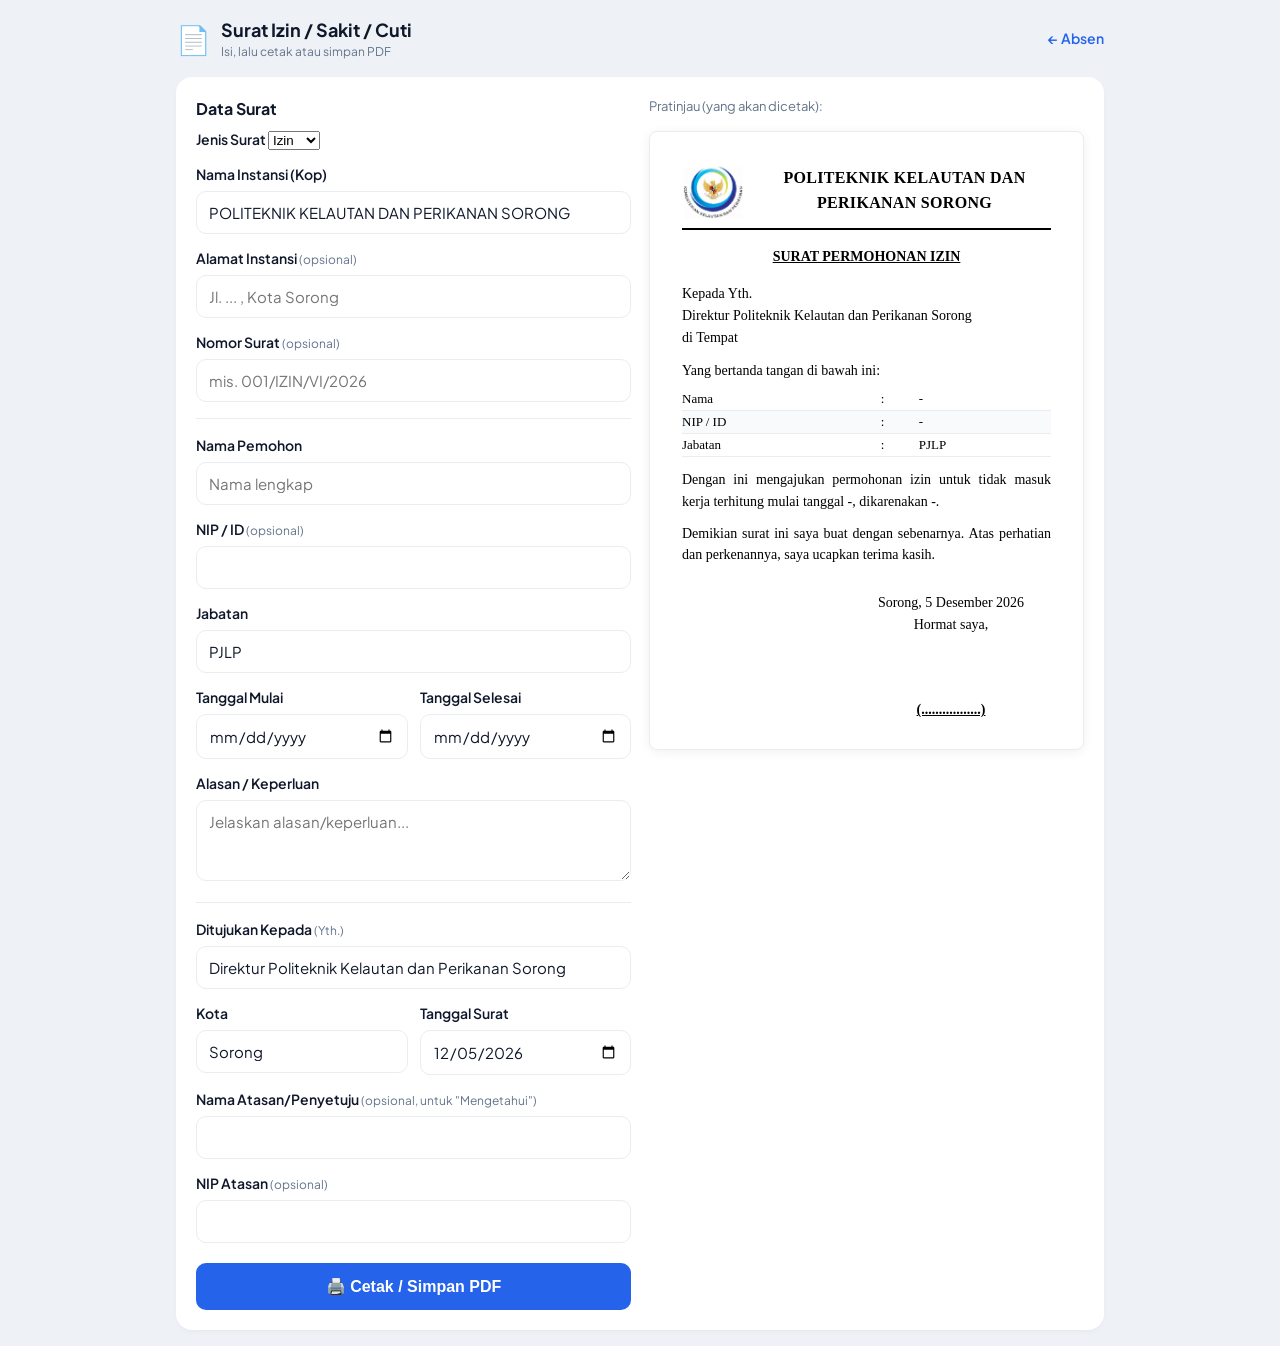
<file: surat.html>
<!DOCTYPE html>
<html lang="id">
<head>
  <meta charset="UTF-8">
  <meta name="viewport" content="width=device-width, initial-scale=1.0">
  <title>Surat Izin / Sakit / Cuti — PJLP</title>
  <meta name="theme-color" content="#0d6efd">
  <link rel="stylesheet" href="css/style.css">
  <style>
    .surat-layout { display: grid; grid-template-columns: 1fr 1fr; gap: 18px; align-items: start; }
    @media (max-width: 820px) { .surat-layout { grid-template-columns: 1fr; } }

    /* Pratinjau surat (kertas) */
    .kertas {
      background: #fff; color: #000; border: 1px solid var(--border); border-radius: 8px;
      padding: 28px 32px; font-family: "Times New Roman", Georgia, serif; font-size: 14px; line-height: 1.55;
      box-shadow: 0 2px 12px rgba(0,0,0,.06);
    }
    .kop { display: flex; align-items: center; gap: 14px; text-align: left; }
    .kop-logo { width: 62px; height: 62px; object-fit: contain; flex-shrink: 0; }
    .kop-text { flex: 1; text-align: center; }
    .kop-nama { font-weight: 700; font-size: 16px; text-transform: uppercase; letter-spacing: .3px; }
    .kop-alamat { font-size: 12px; }
    .kop-garis { border: none; border-top: 2px solid #000; margin: 6px 0 16px; }
    .surat-judul { text-align: center; font-weight: 700; text-decoration: underline; text-transform: uppercase; margin: 6px 0 4px; }
    .surat-nomor { text-align: center; font-size: 13px; margin-bottom: 16px; }
    .kepada { margin: 12px 0; }
    table.ident { border-collapse: collapse; margin: 6px 0 12px; }
    table.ident td { padding: 1px 6px 1px 0; vertical-align: top; }
    .isi { text-align: justify; margin: 10px 0; }
    .ttd-area { display: flex; justify-content: space-between; margin-top: 26px; }
    .ttd-blok { text-align: center; min-width: 200px; }
    .ttd-space { height: 64px; }
    .ttd-nama { font-weight: 700; text-decoration: underline; }
    .ttd-kanan-only { margin-left: auto; }

    @media print {
      body { background: #fff; }
      .no-print { display: none !important; }
      .app, .card { max-width: none; margin: 0; padding: 0; box-shadow: none; background: #fff; }
      .surat-layout { display: block; }
      .kertas { border: none; box-shadow: none; border-radius: 0; padding: 0; font-size: 12pt; }
      @page { size: A4; margin: 2cm; }
    }
  </style>
</head>
<body>
  <div class="app wide">
    <header class="topbar no-print">
      <div class="brand">
        <span class="logo">📄</span>
        <div>
          <h1>Surat Izin / Sakit / Cuti</h1>
          <p class="subtitle">Isi, lalu cetak atau simpan PDF</p>
        </div>
      </div>
      <a class="link-rekap" href="index.html">&larr; Absen</a>
    </header>

    <main class="card">
      <div class="surat-layout">
        <!-- FORM -->
        <div class="no-print">
          <h2 class="seksi-judul">Data Surat</h2>
          <form id="form-surat" autocomplete="off">
            <label>Jenis Surat
              <select id="s-jenis">
                <option value="Izin">Izin</option>
                <option value="Sakit">Sakit</option>
                <option value="Cuti">Cuti</option>
              </select>
            </label>
            <label>Nama Instansi (Kop)<input type="text" id="s-instansi" value="POLITEKNIK KELAUTAN DAN PERIKANAN SORONG"></label>
            <label>Alamat Instansi <span class="opsional">(opsional)</span><input type="text" id="s-alamat" placeholder="Jl. ... , Kota Sorong"></label>
            <label>Nomor Surat <span class="opsional">(opsional)</span><input type="text" id="s-nomor" placeholder="mis. 001/IZIN/VI/2026"></label>

            <hr class="garis">
            <label>Nama Pemohon<input type="text" id="s-nama" placeholder="Nama lengkap"></label>
            <label>NIP / ID <span class="opsional">(opsional)</span><input type="text" id="s-nip"></label>
            <label>Jabatan<input type="text" id="s-jabatan" value="PJLP"></label>

            <div class="grid2">
              <label>Tanggal Mulai<input type="date" id="s-mulai"></label>
              <label>Tanggal Selesai<input type="date" id="s-selesai"></label>
            </div>
            <label>Alasan / Keperluan
              <textarea id="s-alasan" rows="3" placeholder="Jelaskan alasan/keperluan..."></textarea>
            </label>

            <hr class="garis">
            <label>Ditujukan Kepada <span class="opsional">(Yth.)</span><input type="text" id="s-kepada" value="Direktur Politeknik Kelautan dan Perikanan Sorong"></label>
            <div class="grid2">
              <label>Kota<input type="text" id="s-kota" value="Sorong"></label>
              <label>Tanggal Surat<input type="date" id="s-tglsurat"></label>
            </div>
            <label>Nama Atasan/Penyetuju <span class="opsional">(opsional, untuk "Mengetahui")</span><input type="text" id="s-atasan"></label>
            <label>NIP Atasan <span class="opsional">(opsional)</span><input type="text" id="s-atasannip"></label>

            <button type="button" id="btn-cetak" class="submit">🖨️ Cetak / Simpan PDF</button>
          </form>
        </div>

        <!-- PRATINJAU -->
        <div>
          <div class="seksi-info no-print">Pratinjau (yang akan dicetak):</div>
          <div id="surat" class="kertas">
            <div class="kop">
              <img class="kop-logo" src="assets/logo-kkp.png" alt="Logo KKP">
              <div class="kop-text">
                <div class="kop-nama" id="p-instansi"></div>
                <div class="kop-alamat" id="p-alamat"></div>
              </div>
            </div>
            <hr class="kop-garis">
            <div class="surat-judul" id="p-judul"></div>
            <div class="surat-nomor" id="p-nomor"></div>

            <div class="kepada" id="p-kepada"></div>

            <p>Yang bertanda tangan di bawah ini:</p>
            <table class="ident">
              <tr><td>Nama</td><td>:</td><td id="p-nama"></td></tr>
              <tr><td>NIP / ID</td><td>:</td><td id="p-nip"></td></tr>
              <tr><td>Jabatan</td><td>:</td><td id="p-jabatan"></td></tr>
            </table>

            <p class="isi" id="p-isi"></p>
            <p class="isi">Demikian surat ini saya buat dengan sebenarnya. Atas perhatian dan perkenannya, saya ucapkan terima kasih.</p>

            <div class="ttd-area" id="p-ttd-area">
              <div class="ttd-blok" id="p-blok-atasan">
                <div>Mengetahui,</div>
                <div id="p-atasan-jabatan">&nbsp;</div>
                <div class="ttd-space"></div>
                <div class="ttd-nama" id="p-atasan-nama"></div>
                <div id="p-atasan-nip"></div>
              </div>
              <div class="ttd-blok" id="p-blok-pemohon">
                <div id="p-kotatgl"></div>
                <div>Hormat saya,</div>
                <div class="ttd-space"></div>
                <div class="ttd-nama" id="p-ttd-nama"></div>
                <div id="p-ttd-nip"></div>
              </div>
            </div>
          </div>
        </div>
      </div>
    </main>
  </div>

  <script src="js/config.js"></script>
  <script src="js/surat.js"></script>
</body>
</html>
</file>
<file: css/style.css>
@import url('https://fonts.googleapis.com/css2?family=Plus+Jakarta+Sans:wght@400;500;600;700;800&display=swap');

:root {
  --primary: #2563eb;
  --primary-dark: #1e3a5f;
  --primary-light: #93c5fd;
  --bg: #eef2f7;
  --bg-admin: #f5f7fa;
  --card: #ffffff;
  --text: #0f172a;
  --muted: #64748b;
  --muted-2: #98a2b3;
  --border: #e9edf2;
  --success: #15803d;
  --success-bg: #dcfce7;
  --warning: #b45309;
  --warning-bg: #fef3c7;
  --info: #0e7490;
  --info-bg: #cffafe;
  --sakit: #1d4ed8;
  --sakit-bg: #dbeafe;
  --cuti: #6d28d9;
  --cuti-bg: #ede9fe;
  --danger: #b91c1c;
  --danger-bg: #fee2e2;
  --radius: 16px;
  --shadow-card: 0 2px 8px -5px rgba(16,24,40,.15);
}

* { box-sizing: border-box; margin: 0; padding: 0; }

body {
  font-family: "Plus Jakarta Sans", -apple-system, BlinkMacSystemFont, "Segoe UI", Roboto, Helvetica, Arial, sans-serif;
  background: var(--bg);
  color: var(--text);
  line-height: 1.5;
  -webkit-font-smoothing: antialiased;
}

.app {
  max-width: 480px;
  margin: 0 auto;
  padding: 16px;
}
.app.wide { max-width: 960px; }

/* Topbar */
.topbar {
  display: flex;
  align-items: center;
  justify-content: space-between;
  margin-bottom: 16px;
}
.brand { display: flex; align-items: center; gap: 10px; }
.logo { font-size: 28px; }
.topbar h1 { font-size: 18px; font-weight: 700; }
.subtitle { font-size: 12px; color: var(--muted); }
.link-rekap {
  color: var(--primary);
  text-decoration: none;
  font-weight: 600;
  font-size: 14px;
}

/* Card */
.card {
  background: var(--card);
  border-radius: var(--radius);
  padding: 20px;
  box-shadow: var(--shadow-card);
}

/* Clock */
.clock {
  text-align: center;
  background: linear-gradient(160deg, var(--primary-dark), var(--primary));
  color: #fff;
  border-radius: var(--radius);
  padding: 16px;
  margin-bottom: 20px;
}
.clock-time { font-size: 36px; font-weight: 700; letter-spacing: 1px; font-variant-numeric: tabular-nums; }
.clock-date { font-size: 13px; opacity: 0.9; }

/* Form */
form label {
  display: block;
  font-size: 14px;
  font-weight: 600;
  margin-bottom: 14px;
}
.opsional { font-weight: 400; color: var(--muted); font-size: 12px; }

input[type="text"],
input[type="date"],
textarea {
  width: 100%;
  margin-top: 6px;
  padding: 11px 12px;
  border: 1px solid var(--border);
  border-radius: 10px;
  font-size: 15px;
  font-family: inherit;
  background: #fff;
  color: var(--text);
}
input:focus, textarea:focus {
  outline: none;
  border-color: var(--primary);
  box-shadow: 0 0 0 3px rgba(13,110,253,0.12);
}

/* Segmented control */
.segmented {
  display: grid;
  grid-template-columns: 1fr 1fr;
  gap: 8px;
  margin-top: 6px;
}
.segmented input { display: none; }
.segmented label {
  text-align: center;
  padding: 10px;
  border: 1px solid var(--border);
  border-radius: 10px;
  cursor: pointer;
  margin: 0;
  font-weight: 600;
  color: var(--muted);
  transition: all .15s;
}
.segmented input:checked + label {
  background: var(--primary);
  color: #fff;
  border-color: var(--primary);
}

/* Field groups */
.field-group {
  margin-bottom: 14px;
  padding: 12px;
  border: 1px solid var(--border);
  border-radius: 10px;
}
.field-head {
  display: flex;
  align-items: center;
  justify-content: space-between;
  font-weight: 600;
  font-size: 14px;
}

.mini {
  border: 1px solid var(--primary);
  background: #fff;
  color: var(--primary);
  padding: 6px 12px;
  border-radius: 8px;
  font-size: 13px;
  font-weight: 600;
  cursor: pointer;
}
.mini.primary { background: var(--primary); color: #fff; }
.mini:active { transform: scale(0.97); }

.status { font-size: 13px; margin-top: 8px; }
.muted { color: var(--muted); }
.status.ok { color: var(--success); }
.status.err { color: var(--danger); }
.status.warn { color: var(--warning); }

/* Panduan GPS (muncul otomatis saat akurasi jelek / lokasi gagal) */
.panduan-gps { margin-top: 14px; border: 1px solid var(--warning); border-radius: 12px; background: var(--warning-bg); overflow: hidden; }
.panduan-gps > summary { cursor: pointer; padding: 12px 14px; font-weight: 600; color: var(--warning); font-size: 13.5px; list-style: none; }
.panduan-gps > summary::-webkit-details-marker { display: none; }
.panduan-gps > summary::before { content: "▸ "; }
.panduan-gps[open] > summary::before { content: "▾ "; }
.panduan-isi { padding: 0 16px 14px; font-size: 13px; color: var(--text); line-height: 1.55; }
.panduan-isi ol { margin: 8px 0 8px 4px; padding-left: 20px; }
.panduan-isi li { margin-bottom: 7px; }
.panduan-isi i { color: var(--muted); font-style: normal; background: rgba(0,0,0,.05); padding: 1px 5px; border-radius: 5px; }
.panduan-catatan { margin-top: 8px; padding-top: 8px; border-top: 1px dashed var(--warning); }

/* Photo */
.photo-btn {
  width: 100%;
  margin-top: 10px;
  padding: 11px;
  border: 1px dashed var(--primary);
  background: rgba(13,110,253,0.04);
  color: var(--primary);
  border-radius: 10px;
  font-weight: 600;
  font-size: 14px;
  cursor: pointer;
}
.preview { margin-top: 10px; text-align: center; }
.preview img { max-width: 100%; border-radius: 10px; max-height: 240px; }
/* Pratinjau banyak foto (jurnal, maks 3) */
.preview-multi { margin-top: 10px; display: flex; flex-wrap: wrap; gap: 8px; }
.preview-multi .thumb { position: relative; width: 88px; height: 88px; }
.preview-multi .thumb img { width: 100%; height: 100%; object-fit: cover; border-radius: 10px; border: 1px solid var(--border); }
.preview-multi .thumb-x { position: absolute; top: -7px; right: -7px; width: 22px; height: 22px; border-radius: 50%; border: none; background: var(--danger); color: #fff; font-size: 15px; line-height: 1; cursor: pointer; display: flex; align-items: center; justify-content: center; box-shadow: 0 1px 3px rgba(0,0,0,.3); }

/* Submit */
.submit {
  width: 100%;
  margin-top: 6px;
  padding: 14px;
  background: var(--primary);
  color: #fff;
  border: none;
  border-radius: 10px;
  font-size: 16px;
  font-weight: 700;
  cursor: pointer;
}
.submit:active { background: var(--primary-dark); }
.submit:disabled { opacity: 0.6; cursor: not-allowed; }

/* Pesan */
.pesan {
  margin-top: 16px;
  padding: 12px;
  border-radius: 10px;
  font-size: 14px;
  text-align: center;
  font-weight: 600;
}
.pesan.ok { background: #dcfce7; color: var(--success); }
.pesan.err { background: #fee2e2; color: var(--danger); }

.hidden { display: none !important; }

.footer { text-align: center; font-size: 12px; color: var(--muted); margin-top: 16px; }

/* Rekap */
.filterbar {
  display: flex;
  flex-wrap: wrap;
  gap: 12px;
  align-items: flex-end;
  margin-bottom: 16px;
}
.filterbar label { flex: 1; min-width: 130px; margin-bottom: 0; }
.filter-actions { display: flex; gap: 8px; }

.table-wrap { overflow-x: auto; }
table {
  width: 100%;
  border-collapse: collapse;
  font-size: 13px;
}
th, td {
  text-align: left;
  padding: 8px 10px;
  border-bottom: 1px solid var(--border);
  white-space: nowrap;
}
th { background: #eef2f7; font-weight: 700; color: #334155; position: sticky; top: 0; z-index: 1; }
tbody tr:nth-child(even) { background: #f8fafc; }
tbody tr:hover { background: #eef6ff; }
td a { color: var(--primary); }
.badge { padding: 2px 8px; border-radius: 6px; font-size: 12px; font-weight: 600; }
.badge.masuk { background: var(--success-bg); color: var(--success); }
.badge.pulang { background: var(--sakit-bg); color: var(--sakit); }
.badge.sakit { background: var(--sakit-bg); color: var(--sakit); }
.badge.izin { background: var(--info-bg); color: var(--info); }
.badge.cuti { background: var(--cuti-bg); color: var(--cuti); }
.badge.menunggu { background: var(--warning-bg); color: var(--warning); }
.badge.blok { background: var(--danger-bg); color: var(--danger); }

/* Angka menit di rekap */
.mnt-bad { color: #b91c1c; font-weight: 700; }
.mnt-warn { color: #b45309; font-weight: 700; }
.mnt-ok { color: #94a3b8; }

/* Seksi & elemen umum tambahan */
.seksi-judul { font-size: 16px; font-weight: 700; margin-bottom: 8px; }
.seksi-info { font-size: 13px; color: var(--muted); margin-bottom: 14px; }
.center { text-align: center; }
.big-ikon { font-size: 48px; margin: 8px 0; }
.mono { font-family: ui-monospace, SFMono-Regular, Menlo, Consolas, monospace; }
.small { font-size: 11px; }
.garis { border: none; border-top: 1px solid var(--border); margin: 16px 0; }

.identitas {
  display: flex;
  justify-content: space-between;
  align-items: center;
  background: #f1f5ff;
  border: 1px solid #dbe6ff;
  border-radius: 10px;
  padding: 10px 14px;
  margin-bottom: 16px;
  font-size: 14px;
}

.grid2 { display: grid; grid-template-columns: 1fr 1fr; gap: 12px; }

.mini.danger { border-color: var(--danger); color: var(--danger); }

.tab-status { display: flex; gap: 6px; flex-wrap: wrap; margin-bottom: 12px; }
.tab {
  border: 1px solid var(--border);
  background: #fff;
  color: var(--muted);
  padding: 6px 14px;
  border-radius: 20px;
  font-size: 13px;
  font-weight: 600;
  cursor: pointer;
}
.tab.aktif { background: var(--primary); color: #fff; border-color: var(--primary); }

.aksi-sel { white-space: nowrap; }
.aksi-sel .mini { margin-bottom: 4px; }

.link-admin { color: var(--muted); font-size: 12px; text-decoration: none; }
.link-admin:hover { color: var(--primary); }

.info-jam {
  background: #f1f5ff;
  border: 1px solid #dbe6ff;
  border-radius: 10px;
  padding: 10px 12px;
  font-size: 13px;
  color: #3b5bdb;
  margin-bottom: 14px;
}

.switch-row {
  display: flex;
  align-items: center;
  justify-content: space-between;
  gap: 10px;
  padding: 10px 12px;
  border: 1px solid var(--border);
  border-radius: 10px;
  margin-bottom: 14px;
  font-weight: 600;
  font-size: 14px;
}
.switch-row input { width: auto; margin: 0; transform: scale(1.3); }

.gbtn-wrap { display: flex; justify-content: center; margin: 16px 0; }

.reminder {
  background: #fff7ed;
  border: 1px solid #fed7aa;
  color: #c2410c;
  border-radius: 10px;
  padding: 10px 12px;
  font-size: 14px;
  font-weight: 600;
  margin-bottom: 12px;
}

/* Badge Work from Anywhere (hari Jumat) */
.badge-wfa {
  display: flex;
  align-items: center;
  gap: 12px;
  background: linear-gradient(135deg, #16a34a, #059669);
  color: #fff;
  border-radius: 14px;
  padding: 14px 16px;
  margin-bottom: 14px;
  box-shadow: 0 6px 18px rgba(5, 150, 105, 0.35);
  animation: wfaPop 0.4s ease;
}
.badge-wfa .wfa-emoji { font-size: 30px; line-height: 1; }
.badge-wfa .wfa-text { display: flex; flex-direction: column; }
.badge-wfa .wfa-text strong { font-size: 16px; letter-spacing: 0.3px; }
.badge-wfa .wfa-text small { font-size: 12px; opacity: 0.92; margin-top: 2px; }
@keyframes wfaPop {
  from { opacity: 0; transform: translateY(-6px) scale(0.98); }
  to   { opacity: 1; transform: translateY(0) scale(1); }
}

/* Header mini di halaman rekap (badge admin + tombol keluar) */
.topbar-mini {
  display: flex;
  align-items: center;
  justify-content: space-between;
  gap: 12px;
  margin-bottom: 12px;
}
.topbar-mini .info-jam { margin-bottom: 0; }

/* Kartu ringkasan pribadi di halaman depan */
.ringkas-saya { background: #f1f5f9; border: 1px solid var(--border); border-radius: 12px; padding: 12px; margin-bottom: 12px; }
.rs-judul { font-weight: 700; font-size: 14px; margin-bottom: 10px; color: #334155; }
.rs-grid { display: grid; grid-template-columns: repeat(4, 1fr); gap: 8px; }
.rs-item { background: #fff; border-radius: 10px; padding: 10px 6px; text-align: center; }
.rs-angka { display: block; font-size: 20px; font-weight: 800; line-height: 1.1; }
.rs-label { display: block; font-size: 11px; color: var(--muted); margin-top: 4px; }
.rs-kaki { margin-top: 10px; font-size: 12px; color: #475569; text-align: center; }
@media (max-width: 420px) { .rs-grid { grid-template-columns: repeat(2, 1fr); } .rs-angka { font-size: 18px; } }

/* Dashboard admin */
.dash-head { display: flex; align-items: center; margin-bottom: 14px; }
.kpi-grid {
  display: grid;
  grid-template-columns: repeat(4, 1fr);
  gap: 12px;
  margin-bottom: 20px;
}
@media (max-width: 700px) { .kpi-grid { grid-template-columns: repeat(2, 1fr); } }
.kpi-card {
  border-radius: 12px;
  padding: 16px;
  text-align: center;
  color: #fff;
}
.kpi-angka { font-size: 30px; font-weight: 800; line-height: 1.1; }
.kpi-label { font-size: 12px; margin-top: 4px; opacity: 0.95; font-weight: 600; }
.kpi-biru { background: linear-gradient(135deg, #0d6efd, #3b82f6); }
.kpi-hijau { background: linear-gradient(135deg, #16a34a, #22c55e); }
.kpi-merah { background: linear-gradient(135deg, #dc2626, #ef4444); }
.kpi-abu { background: linear-gradient(135deg, #64748b, #94a3b8); }

.dash-grid {
  display: grid;
  grid-template-columns: 1fr 1fr;
  gap: 14px;
}
@media (max-width: 700px) { .dash-grid { grid-template-columns: 1fr; } }
.dash-panel {
  background: #f8fafc;
  border: 1px solid var(--border);
  border-radius: 12px;
  padding: 14px;
}
.dash-panel-lebar { grid-column: 1 / -1; }
.dash-panel-judul { font-weight: 700; font-size: 13px; margin-bottom: 10px; color: #334155; }
.dash-list { list-style: none; padding: 0; margin: 0; font-size: 13px; }
.dash-list li { padding: 6px 0; border-bottom: 1px dashed var(--border); display: flex; justify-content: space-between; gap: 8px; }
.dash-list li:last-child { border-bottom: none; }
.dash-kosong { font-size: 13px; color: var(--muted); font-style: italic; }

/* ============================================================
   Admin Dashboard — shell gaya desktop (sidebar + konten)
   ============================================================ */
.admin-shell {
  display: flex;
  min-height: 100vh;
  align-items: stretch;
}
.admin-sidebar {
  width: 250px;
  flex-shrink: 0;
  background: #0f172a;
  color: #e2e8f0;
  padding: 22px 16px;
  display: flex;
  flex-direction: column;
  position: sticky;
  top: 0;
  height: 100vh;
  overflow-y: auto;
}
.admin-brand { display: flex; align-items: center; gap: 10px; padding: 0 6px 22px; }
.admin-brand h1 { font-size: 16px; font-weight: 700; color: #fff; }
.admin-brand .subtitle { font-size: 11px; color: #94a3b8; }
.admin-nav { display: flex; flex-direction: column; gap: 4px; flex: 1; }
.admin-nav .tab {
  display: flex;
  align-items: center;
  gap: 10px;
  width: 100%;
  text-align: left;
  padding: 10px 12px;
  border-radius: 10px;
  background: transparent;
  border: none;
  color: #cbd5e1;
  font-size: 13.5px;
  font-weight: 600;
  cursor: pointer;
}
.admin-nav .tab:hover { background: #1e293b; color: #fff; }
.admin-nav .tab.aktif { background: var(--primary); color: #fff; }
.admin-sidebar-footer {
  display: flex;
  flex-direction: column;
  gap: 4px;
  padding-top: 14px;
  margin-top: 14px;
  border-top: 1px solid #1e293b;
}
.admin-sidebar-footer .link-rekap {
  color: #94a3b8;
  font-size: 13px;
  font-weight: 600;
  padding: 6px 8px;
  border-radius: 8px;
}
.admin-sidebar-footer .link-rekap:hover { background: #1e293b; color: #fff; }

.admin-main {
  flex: 1;
  min-width: 0;
  padding: 26px 34px 40px;
  max-width: 1500px;
}
.admin-main > div:not(.hidden) { animation: adminFadeIn .15s ease; }
@keyframes adminFadeIn { from { opacity: 0; transform: translateY(3px); } to { opacity: 1; transform: translateY(0); } }

/* Sidebar jadi bar horizontal di layar sempit (tablet/HP) */
@media (max-width: 900px) {
  .admin-shell { flex-direction: column; min-height: 0; }
  .admin-sidebar {
    width: 100%; height: auto; position: static;
    padding: 14px 16px; flex-direction: row; align-items: center; flex-wrap: wrap;
  }
  .admin-brand { padding: 0 12px 0 0; }
  .admin-nav { flex-direction: row; flex-wrap: wrap; flex: 1; }
  .admin-nav .tab { width: auto; }
  .admin-sidebar-footer { flex-direction: row; border-top: none; margin: 0; padding: 0 0 0 8px; }
  .admin-main { padding: 18px 16px 30px; max-width: none; }
}

/* Layar sangat lebar: manfaatkan ruang ekstra di panel dashboard */
@media (min-width: 1300px) {
  .dash-grid { grid-template-columns: 1fr 1fr 1fr; }
  .dash-panel-lebar { grid-column: span 3; }
}
</file>
